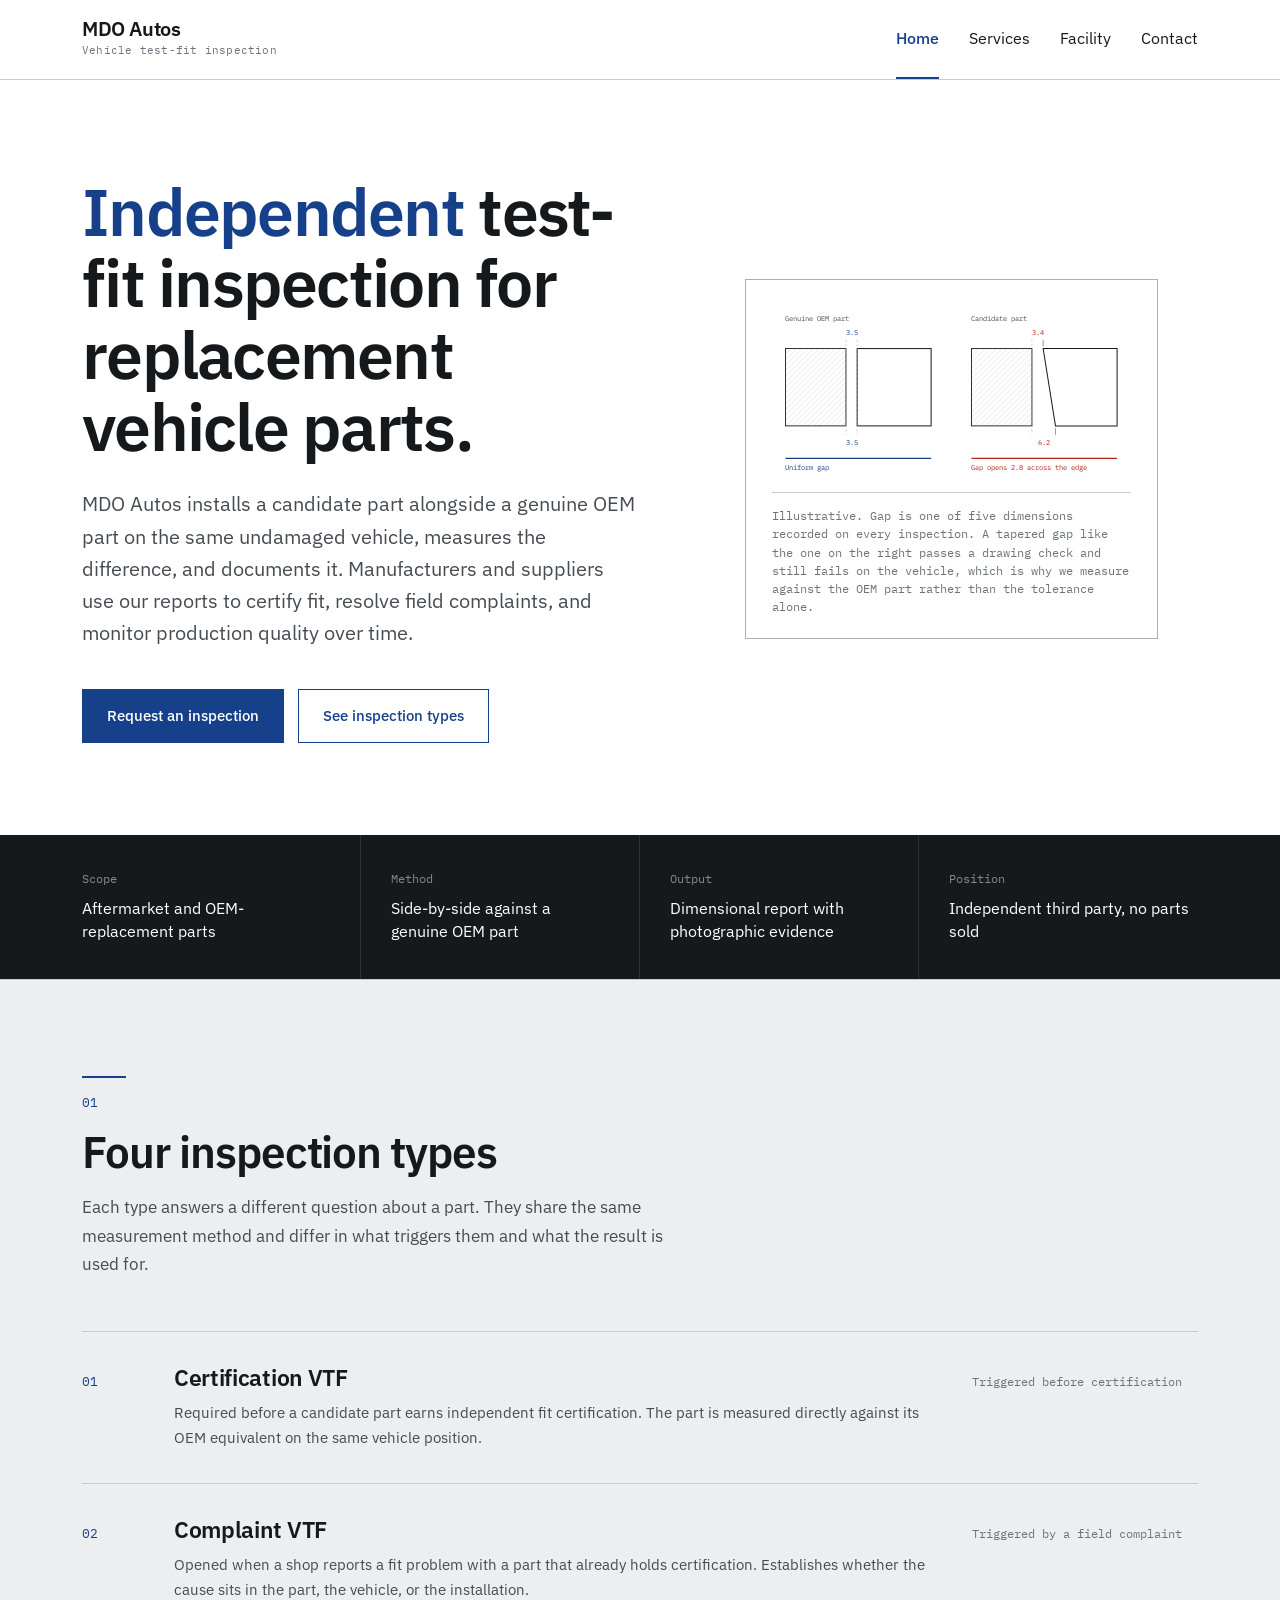
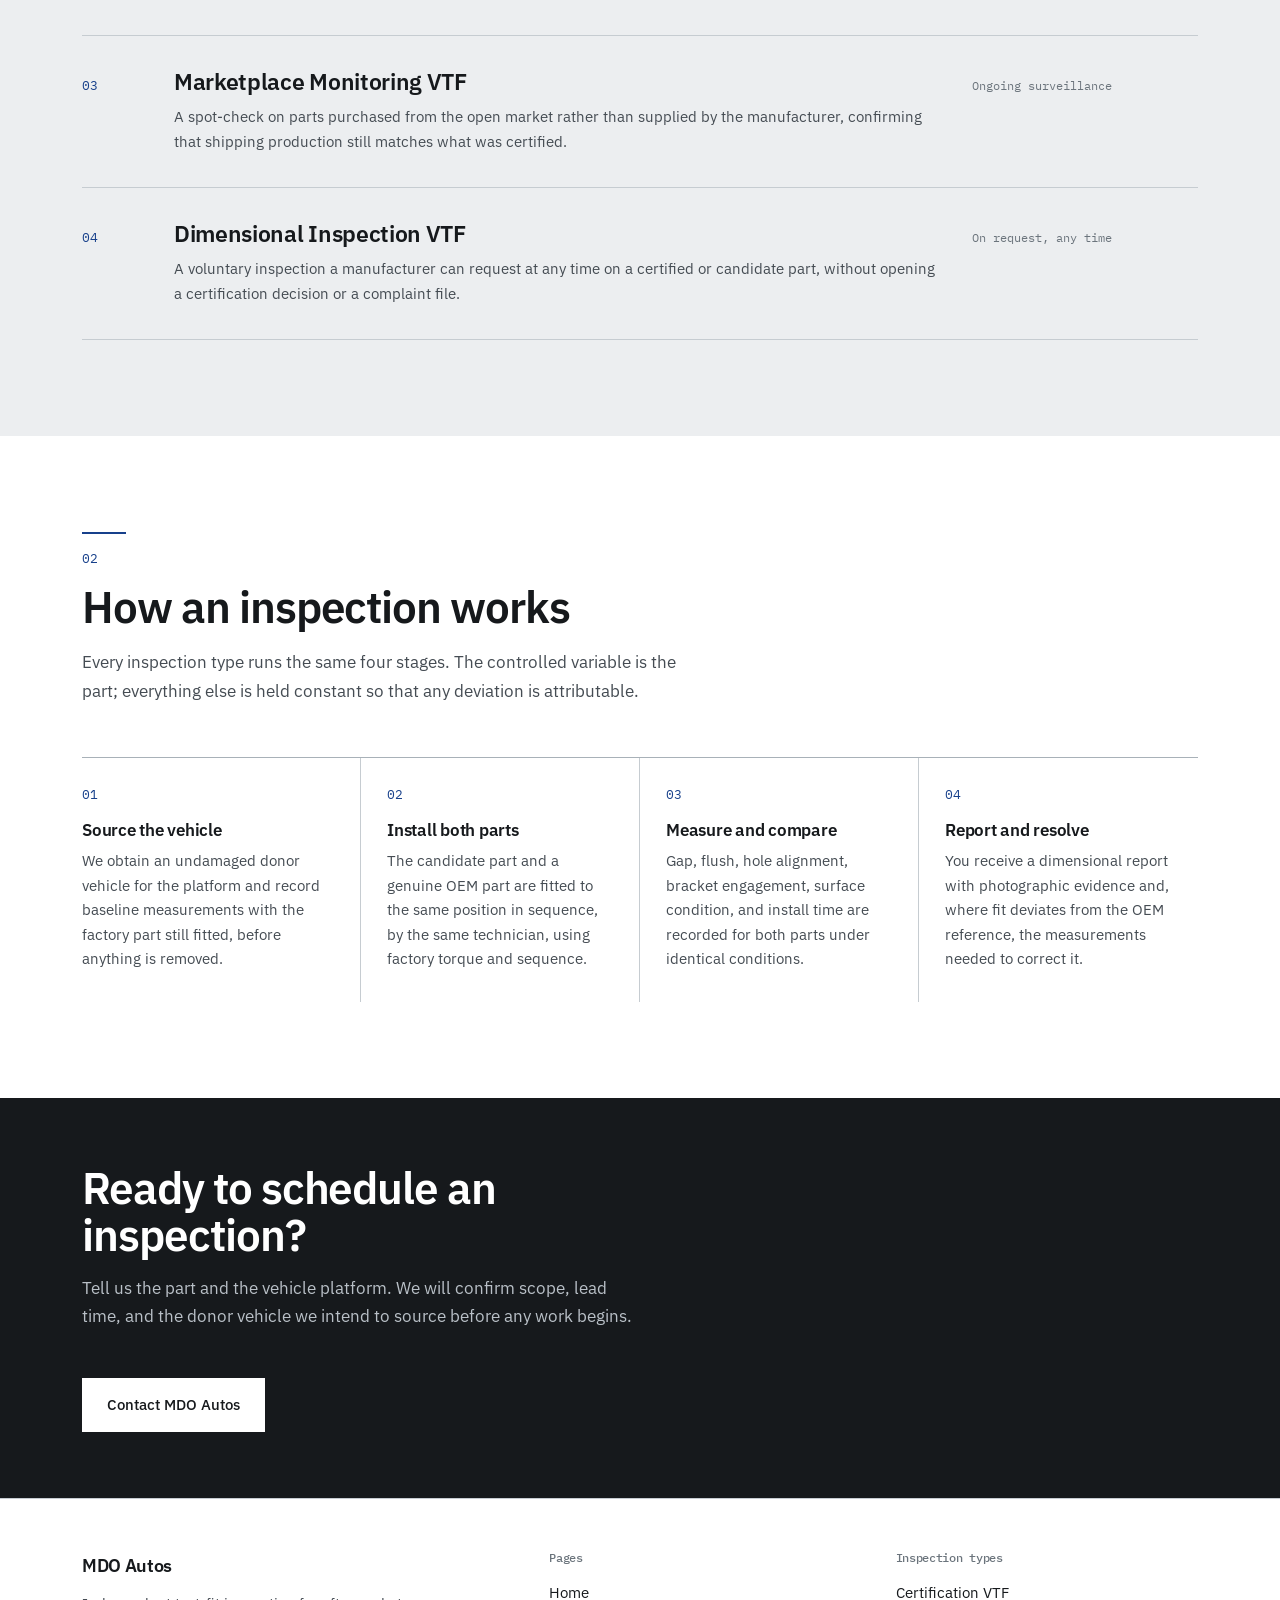
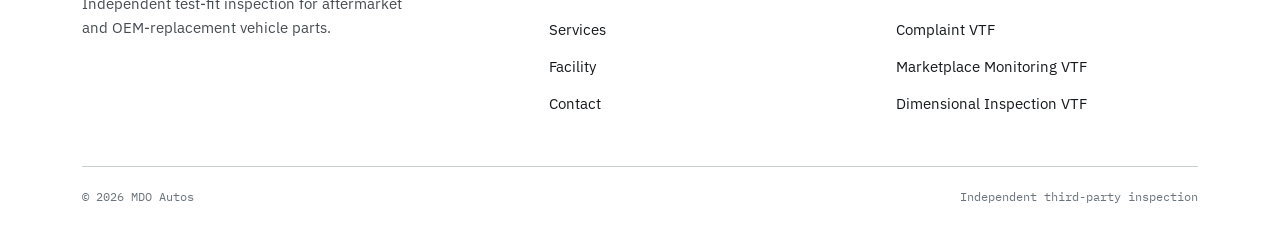
<file: index.html>
<!DOCTYPE html>
<html lang="en">
<head>
<meta charset="utf-8">
<meta name="viewport" content="width=device-width, initial-scale=1">
<title>MDO Autos | Independent Vehicle Test-Fit Inspection</title>
<meta name="description" content="MDO Autos performs independent test-fit inspections on aftermarket and OEM-replacement vehicle parts, measuring candidate parts directly against the OEM equivalent.">
<link rel="icon" href="data:image/svg+xml,%3Csvg xmlns='http://www.w3.org/2000/svg' viewBox='0 0 32 32'%3E%3Crect width='32' height='32' fill='%2316191C'/%3E%3Cpath d='M7 23V9h3l6 9 6-9h3v14h-3v-8l-4.5 7h-3L10 15v8z' fill='%23fff'/%3E%3C/svg%3E">
<link rel="preconnect" href="https://fonts.googleapis.com">
<link rel="preconnect" href="https://fonts.gstatic.com" crossorigin>
<link href="https://fonts.googleapis.com/css2?family=IBM+Plex+Mono:wght@400;500&family=IBM+Plex+Sans:wght@400;500;600&display=swap" rel="stylesheet">
<link rel="stylesheet" href="assets/css/styles.css">
<script src="assets/js/nav.js" defer></script>
</head>
<body>

<a class="skip" href="#main">Skip to content</a>

<header class="masthead">
  <div class="wrap masthead-inner">
    <a class="wordmark" href="index.html">
      <strong>MDO Autos</strong>
      <span>Vehicle test-fit inspection</span>
    </a>
    <button class="nav-toggle" type="button" aria-expanded="false" aria-controls="primary-nav" aria-label="Open navigation menu">
      <span></span><span></span><span></span>
    </button>
    <nav class="nav" id="primary-nav" aria-label="Primary">
      <ul>
        <li><a href="index.html" class="is-current" aria-current="page">Home</a></li>
        <li><a href="services.html">Services</a></li>
        <li><a href="facility.html">Facility</a></li>
        <li><a href="contact.html">Contact</a></li>
      </ul>
    </nav>
  </div>
</header>

<main id="main">

  <section class="hero">
    <div class="wrap">
      <div class="hero-inner">
        <div>
          <h1><em>Independent</em> test-fit inspection for replacement vehicle parts.</h1>
          <p class="lede">MDO Autos installs a candidate part alongside a genuine OEM part on the same undamaged vehicle, measures the difference, and documents it. Manufacturers and suppliers use our reports to certify fit, resolve field complaints, and monitor production quality over time.</p>
          <div class="hero-actions">
            <a class="btn" href="contact.html">Request an inspection</a>
            <a class="btn btn-secondary" href="services.html">See inspection types</a>
          </div>
        </div>

        <figure class="hero-figure">
          <svg viewBox="0 0 640 300" role="img" aria-labelledby="fig-title fig-desc">
            <title id="fig-title">Uniform versus tapered panel gap</title>
            <desc id="fig-desc">Two plan views of a part fitted against a fixed vehicle body edge. On the left, the genuine OEM part holds a uniform 3.5 millimetre gap along its full length. On the right, the candidate part produces a gap that opens from 3.4 millimetres at the top to 6.2 millimetres at the bottom, a taper of 2.8 millimetres across the edge.</desc>
            <defs>
              <pattern id="hatch" width="7" height="7" patternTransform="rotate(45)" patternUnits="userSpaceOnUse">
                <line x1="0" y1="0" x2="0" y2="7" stroke="#C6CCD1" stroke-width="1.1"></line>
              </pattern>
            </defs>

            <!-- ============ VIEW A: OEM reference, uniform gap ============ -->
            <text x="24" y="26" font-family="IBM Plex Mono, monospace" font-size="12.5" fill="#454C53">Genuine OEM part</text>

            <rect x="24" y="76" width="108" height="138" fill="url(#hatch)" stroke="#16191C" stroke-width="1.6"></rect>
            <rect x="152" y="76" width="132" height="138" fill="#FFFFFF" stroke="#16191C" stroke-width="1.8"></rect>

            <line x1="132" y1="60" x2="132" y2="230" stroke="#A8B1B8" stroke-width="1" stroke-dasharray="4 4"></line>
            <line x1="152" y1="60" x2="152" y2="230" stroke="#A8B1B8" stroke-width="1" stroke-dasharray="4 4"></line>

            <text x="142" y="52" text-anchor="middle" font-family="IBM Plex Mono, monospace" font-size="13" fill="#17408B">3.5</text>
            <text x="142" y="248" text-anchor="middle" font-family="IBM Plex Mono, monospace" font-size="13" fill="#17408B">3.5</text>

            <line x1="24" y1="272" x2="284" y2="272" stroke="#17408B" stroke-width="2"></line>
            <text x="24" y="292" font-family="IBM Plex Mono, monospace" font-size="12.5" fill="#17408B">Uniform gap</text>

            <!-- ============ VIEW B: candidate part, tapered gap ============ -->
            <text x="356" y="26" font-family="IBM Plex Mono, monospace" font-size="12.5" fill="#454C53">Candidate part</text>

            <rect x="356" y="76" width="108" height="138" fill="url(#hatch)" stroke="#16191C" stroke-width="1.6"></rect>
            <polygon points="484,76 616,76 616,214 506,214" fill="#FFFFFF" stroke="#16191C" stroke-width="1.8"></polygon>

            <line x1="464" y1="60" x2="464" y2="230" stroke="#A8B1B8" stroke-width="1" stroke-dasharray="4 4"></line>
            <line x1="484" y1="60" x2="484" y2="72" stroke="#B32418" stroke-width="1"></line>
            <line x1="506" y1="218" x2="506" y2="230" stroke="#B32418" stroke-width="1"></line>

            <text x="474" y="52" text-anchor="middle" font-family="IBM Plex Mono, monospace" font-size="13" fill="#B32418">3.4</text>
            <text x="485" y="248" text-anchor="middle" font-family="IBM Plex Mono, monospace" font-size="13" fill="#B32418">6.2</text>

            <line x1="356" y1="272" x2="616" y2="272" stroke="#B32418" stroke-width="2"></line>
            <text x="356" y="292" font-family="IBM Plex Mono, monospace" font-size="12.5" fill="#B32418">Gap opens 2.8 across the edge</text>
          </svg>
          <figcaption>Illustrative. Gap is one of five dimensions recorded on every inspection. A tapered gap like the one on the right passes a drawing check and still fails on the vehicle, which is why we measure against the OEM part rather than the tolerance alone.</figcaption>
        </figure>
      </div>

    </div>
  </section>

  <div class="band-dark">
    <div class="wrap">
      <dl class="hero-meta">
        <div>
          <dt>Scope</dt>
          <dd>Aftermarket and OEM-replacement parts</dd>
        </div>
        <div>
          <dt>Method</dt>
          <dd>Side-by-side against a genuine OEM part</dd>
        </div>
        <div>
          <dt>Output</dt>
          <dd>Dimensional report with photographic evidence</dd>
        </div>
        <div>
          <dt>Position</dt>
          <dd>Independent third party, no parts sold</dd>
        </div>
      </dl>
    </div>
  </div>

  <section class="section">
    <div class="wrap">
      <div class="section-head">
        <span class="num">01</span>
        <h2>Four inspection types</h2>
        <p>Each type answers a different question about a part. They share the same measurement method and differ in what triggers them and what the result is used for.</p>
      </div>

      <div class="rows">
        <a class="row-item" href="services.html#certification">
          <span class="num">01</span>
          <span>
            <h3>Certification VTF</h3>
            <p>Required before a candidate part earns independent fit certification. The part is measured directly against its OEM equivalent on the same vehicle position.</p>
          </span>
          <span class="row-when">Triggered before certification</span>
        </a>

        <a class="row-item" href="services.html#complaint">
          <span class="num">02</span>
          <span>
            <h3>Complaint VTF</h3>
            <p>Opened when a shop reports a fit problem with a part that already holds certification. Establishes whether the cause sits in the part, the vehicle, or the installation.</p>
          </span>
          <span class="row-when">Triggered by a field complaint</span>
        </a>

        <a class="row-item" href="services.html#marketplace-monitoring">
          <span class="num">03</span>
          <span>
            <h3>Marketplace Monitoring VTF</h3>
            <p>A spot-check on parts purchased from the open market rather than supplied by the manufacturer, confirming that shipping production still matches what was certified.</p>
          </span>
          <span class="row-when">Ongoing surveillance</span>
        </a>

        <a class="row-item" href="services.html#dimensional-inspection">
          <span class="num">04</span>
          <span>
            <h3>Dimensional Inspection VTF</h3>
            <p>A voluntary inspection a manufacturer can request at any time on a certified or candidate part, without opening a certification decision or a complaint file.</p>
          </span>
          <span class="row-when">On request, any time</span>
        </a>
      </div>
    </div>
  </section>

  <section class="section section--surface">
    <div class="wrap">
      <div class="section-head">
        <span class="num">02</span>
        <h2>How an inspection works</h2>
        <p>Every inspection type runs the same four stages. The controlled variable is the part; everything else is held constant so that any deviation is attributable.</p>
      </div>

      <div class="steps">
        <div class="step">
          <span class="num">01</span>
          <h3>Source the vehicle</h3>
          <p>We obtain an undamaged donor vehicle for the platform and record baseline measurements with the factory part still fitted, before anything is removed.</p>
        </div>
        <div class="step">
          <span class="num">02</span>
          <h3>Install both parts</h3>
          <p>The candidate part and a genuine OEM part are fitted to the same position in sequence, by the same technician, using factory torque and sequence.</p>
        </div>
        <div class="step">
          <span class="num">03</span>
          <h3>Measure and compare</h3>
          <p>Gap, flush, hole alignment, bracket engagement, surface condition, and install time are recorded for both parts under identical conditions.</p>
        </div>
        <div class="step">
          <span class="num">04</span>
          <h3>Report and resolve</h3>
          <p>You receive a dimensional report with photographic evidence and, where fit deviates from the OEM reference, the measurements needed to correct it.</p>
        </div>
      </div>
    </div>
  </section>

  <section class="cta">
    <div class="wrap">
      <h2>Ready to schedule an inspection?</h2>
      <p>Tell us the part and the vehicle platform. We will confirm scope, lead time, and the donor vehicle we intend to source before any work begins.</p>
      <a class="btn" href="contact.html">Contact MDO Autos</a>
    </div>
  </section>

</main>

<footer class="site-footer">
  <div class="wrap">
    <div class="footer-grid">
      <div>
        <strong>MDO Autos</strong>
        <p class="footer-blurb">Independent test-fit inspection for aftermarket and OEM-replacement vehicle parts.</p>
      </div>
      <div>
        <h4>Pages</h4>
        <ul>
          <li><a href="index.html">Home</a></li>
          <li><a href="services.html">Services</a></li>
          <li><a href="facility.html">Facility</a></li>
          <li><a href="contact.html">Contact</a></li>
        </ul>
      </div>
      <div>
        <h4>Inspection types</h4>
        <ul>
          <li><a href="services.html#certification">Certification VTF</a></li>
          <li><a href="services.html#complaint">Complaint VTF</a></li>
          <li><a href="services.html#marketplace-monitoring">Marketplace Monitoring VTF</a></li>
          <li><a href="services.html#dimensional-inspection">Dimensional Inspection VTF</a></li>
        </ul>
      </div>
    </div>
    <div class="footer-base">
      <span>&copy; 2026 MDO Autos</span>
      <span>Independent third-party inspection</span>
    </div>
  </div>
</footer>

</body>
</html>
</file>
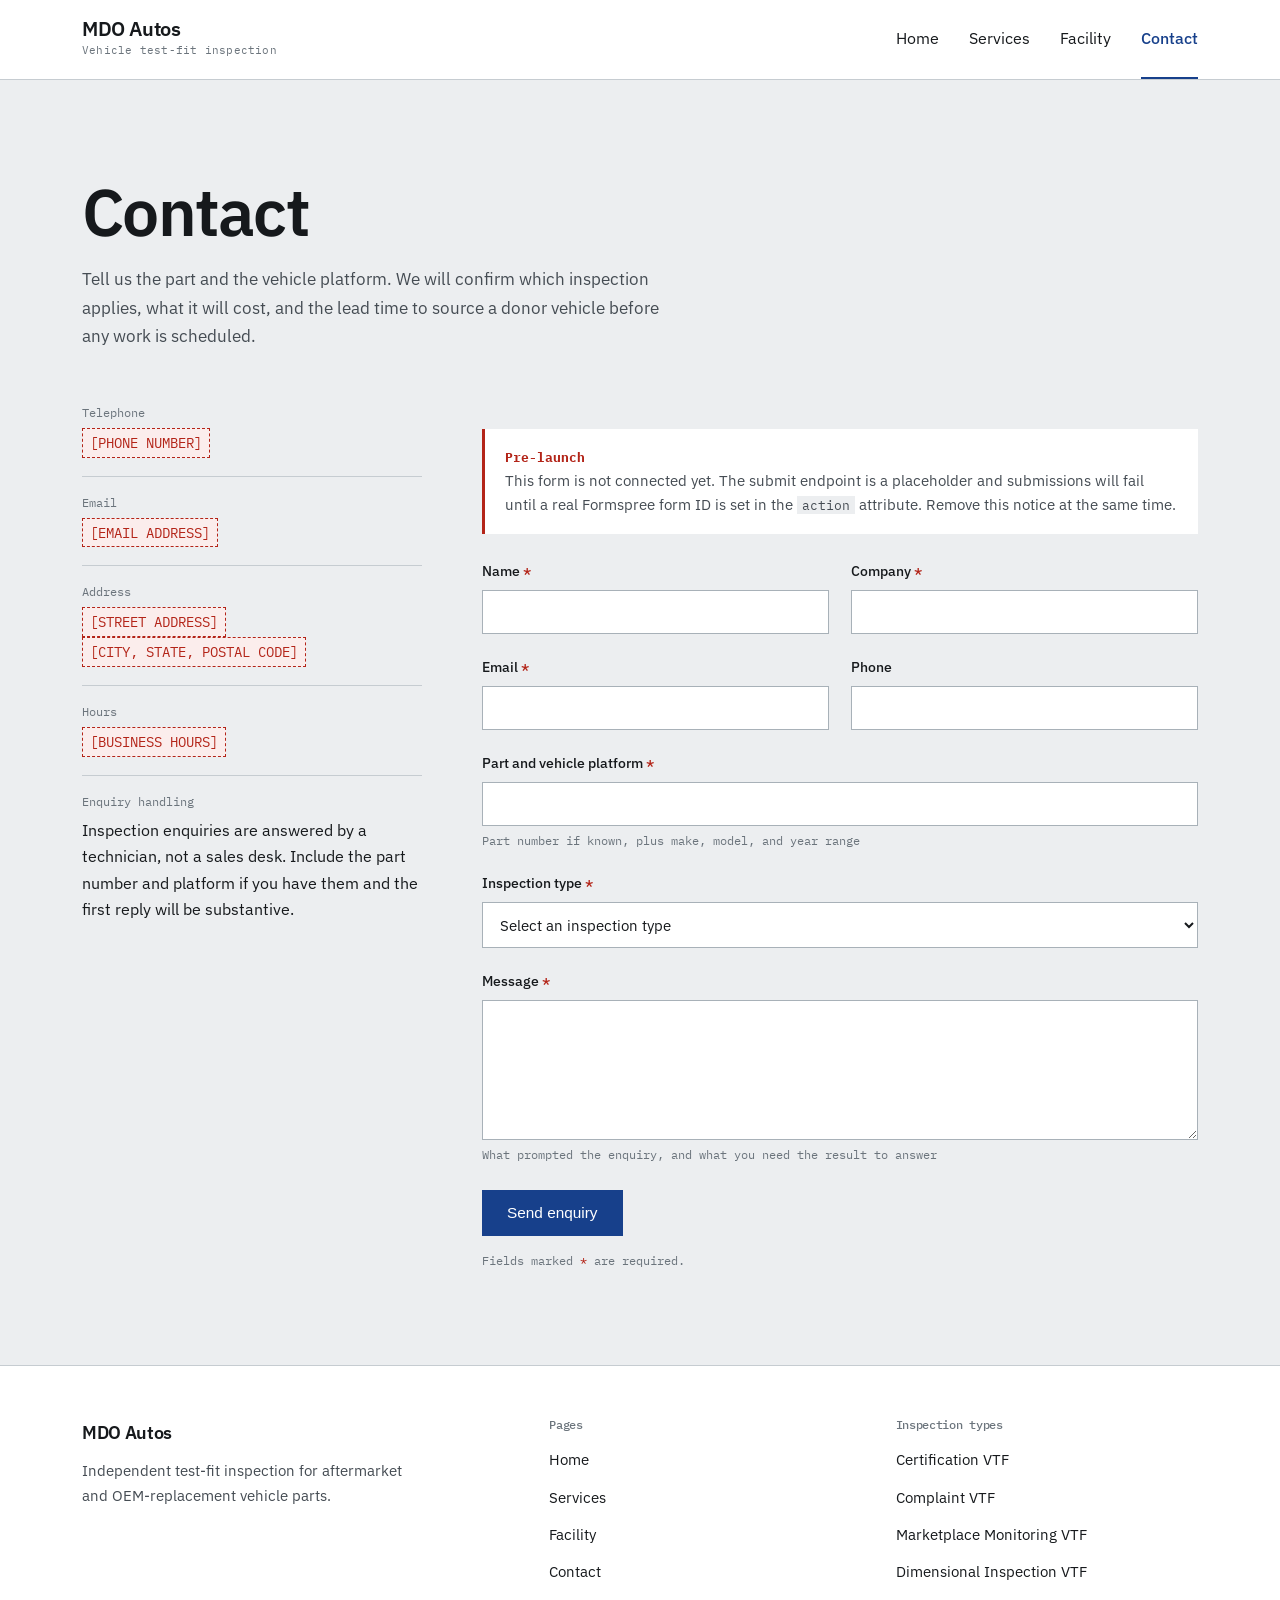
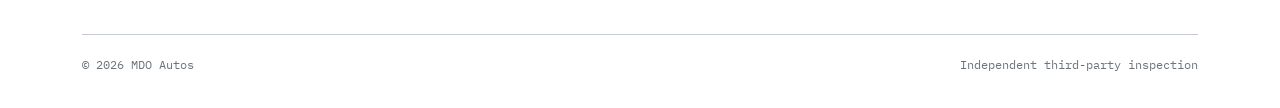
<file: contact.html>
<!DOCTYPE html>
<html lang="en">
<head>
<meta charset="utf-8">
<meta name="viewport" content="width=device-width, initial-scale=1">
<title>Contact | MDO Autos</title>
<meta name="description" content="Contact MDO Autos to discuss a vehicle test-fit inspection. Submit the part, vehicle platform, and inspection type and we will confirm scope and lead time.">
<link rel="icon" href="data:image/svg+xml,%3Csvg xmlns='http://www.w3.org/2000/svg' viewBox='0 0 32 32'%3E%3Crect width='32' height='32' fill='%2316191C'/%3E%3Cpath d='M7 23V9h3l6 9 6-9h3v14h-3v-8l-4.5 7h-3L10 15v8z' fill='%23fff'/%3E%3C/svg%3E">
<link rel="preconnect" href="https://fonts.googleapis.com">
<link rel="preconnect" href="https://fonts.gstatic.com" crossorigin>
<link href="https://fonts.googleapis.com/css2?family=IBM+Plex+Mono:wght@400;500&family=IBM+Plex+Sans:wght@400;500;600&display=swap" rel="stylesheet">
<link rel="stylesheet" href="assets/css/styles.css">
<script src="assets/js/nav.js" defer></script>
</head>
<body>

<a class="skip" href="#main">Skip to content</a>

<header class="masthead">
  <div class="wrap masthead-inner">
    <a class="wordmark" href="index.html">
      <strong>MDO Autos</strong>
      <span>Vehicle test-fit inspection</span>
    </a>
    <button class="nav-toggle" type="button" aria-expanded="false" aria-controls="primary-nav" aria-label="Open navigation menu">
      <span></span><span></span><span></span>
    </button>
    <nav class="nav" id="primary-nav" aria-label="Primary">
      <ul>
        <li><a href="index.html">Home</a></li>
        <li><a href="services.html">Services</a></li>
        <li><a href="facility.html">Facility</a></li>
        <li><a href="contact.html" class="is-current" aria-current="page">Contact</a></li>
      </ul>
    </nav>
  </div>
</header>

<main id="main">

  <section class="section">
    <div class="wrap">
      <div class="section-head">
        <h1>Contact</h1>
        <p class="lede">Tell us the part and the vehicle platform. We will confirm which inspection applies, what it will cost, and the lead time to source a donor vehicle before any work is scheduled.</p>
      </div>

      <div class="contact-layout">

        <div>
          <dl class="contact-list">
            <dt>Telephone</dt>
            <dd><span class="tbd">[PHONE NUMBER]</span></dd>

            <dt>Email</dt>
            <dd><span class="tbd">[EMAIL ADDRESS]</span></dd>

            <dt>Address</dt>
            <dd>
              <span class="tbd">[STREET ADDRESS]</span><br>
              <span class="tbd">[CITY, STATE, POSTAL CODE]</span>
            </dd>

            <dt>Hours</dt>
            <dd><span class="tbd">[BUSINESS HOURS]</span></dd>

            <dt>Enquiry handling</dt>
            <dd>Inspection enquiries are answered by a technician, not a sales desk. Include the part number and platform if you have them and the first reply will be substantive.</dd>
          </dl>
        </div>

        <div>
          <!-- =====================================================================
               PRE-LAUNCH: the form action below is a PLACEHOLDER and will not send.
               Create a form at https://formspree.io, then replace the entire action
               URL with the one Formspree issues, e.g.
                   action="https://formspree.io/f/mabcdefg"
               Remove the visible .note block below once the real endpoint is in.
               ===================================================================== -->

          <div class="note">
            <strong>Pre-launch</strong><br>
            This form is not connected yet. The submit endpoint is a placeholder and submissions will fail until a real Formspree form ID is set in the <code>action</code> attribute. Remove this notice at the same time.
          </div>

          <form action="https://formspree.io/f/[FORMSPREE_FORM_ID]" method="POST">

            <!-- Subject line on the notification email Formspree sends -->
            <input type="hidden" name="_subject" value="Inspection enquiry from mdoautos.com">

            <!-- Honeypot: bots fill this, humans never see it -->
            <div class="hp" aria-hidden="true">
              <label for="company-url">Leave this field empty</label>
              <input type="text" id="company-url" name="_gotcha" tabindex="-1" autocomplete="off">
            </div>

            <div class="form-grid">

              <div class="field">
                <label for="name">Name <span class="req" aria-hidden="true">*</span></label>
                <input type="text" id="name" name="name" autocomplete="name" required>
              </div>

              <div class="field">
                <label for="company">Company <span class="req" aria-hidden="true">*</span></label>
                <input type="text" id="company" name="company" autocomplete="organization" required>
              </div>

              <div class="field">
                <label for="email">Email <span class="req" aria-hidden="true">*</span></label>
                <input type="email" id="email" name="email" autocomplete="email" required>
              </div>

              <div class="field">
                <label for="phone">Phone</label>
                <input type="tel" id="phone" name="phone" autocomplete="tel">
              </div>

              <div class="field field-full">
                <label for="platform">Part and vehicle platform <span class="req" aria-hidden="true">*</span></label>
                <input type="text" id="platform" name="platform" required aria-describedby="platform-hint">
                <span class="hint" id="platform-hint">Part number if known, plus make, model, and year range</span>
              </div>

              <div class="field field-full">
                <label for="inspection-type">Inspection type <span class="req" aria-hidden="true">*</span></label>
                <select id="inspection-type" name="inspection_type" required>
                  <option value="">Select an inspection type</option>
                  <option value="Certification VTF">Certification VTF</option>
                  <option value="Complaint VTF">Complaint VTF</option>
                  <option value="Marketplace Monitoring VTF">Marketplace Monitoring VTF</option>
                  <option value="Dimensional Inspection VTF">Dimensional Inspection VTF</option>
                  <option value="Not sure yet">Not sure yet</option>
                </select>
              </div>

              <div class="field field-full">
                <label for="message">Message <span class="req" aria-hidden="true">*</span></label>
                <textarea id="message" name="message" required aria-describedby="message-hint"></textarea>
                <span class="hint" id="message-hint">What prompted the enquiry, and what you need the result to answer</span>
              </div>

            </div>

            <div class="form-actions">
              <button type="submit" class="btn">Send enquiry</button>
            </div>

            <p class="hint" style="margin-top:16px">Fields marked <span class="req">*</span> are required.</p>

          </form>
        </div>

      </div>
    </div>
  </section>

</main>

<footer class="site-footer">
  <div class="wrap">
    <div class="footer-grid">
      <div>
        <strong>MDO Autos</strong>
        <p class="footer-blurb">Independent test-fit inspection for aftermarket and OEM-replacement vehicle parts.</p>
      </div>
      <div>
        <h4>Pages</h4>
        <ul>
          <li><a href="index.html">Home</a></li>
          <li><a href="services.html">Services</a></li>
          <li><a href="facility.html">Facility</a></li>
          <li><a href="contact.html">Contact</a></li>
        </ul>
      </div>
      <div>
        <h4>Inspection types</h4>
        <ul>
          <li><a href="services.html#certification">Certification VTF</a></li>
          <li><a href="services.html#complaint">Complaint VTF</a></li>
          <li><a href="services.html#marketplace-monitoring">Marketplace Monitoring VTF</a></li>
          <li><a href="services.html#dimensional-inspection">Dimensional Inspection VTF</a></li>
        </ul>
      </div>
    </div>
    <div class="footer-base">
      <span>&copy; 2026 MDO Autos</span>
      <span>Independent third-party inspection</span>
    </div>
  </div>
</footer>

</body>
</html>
</file>
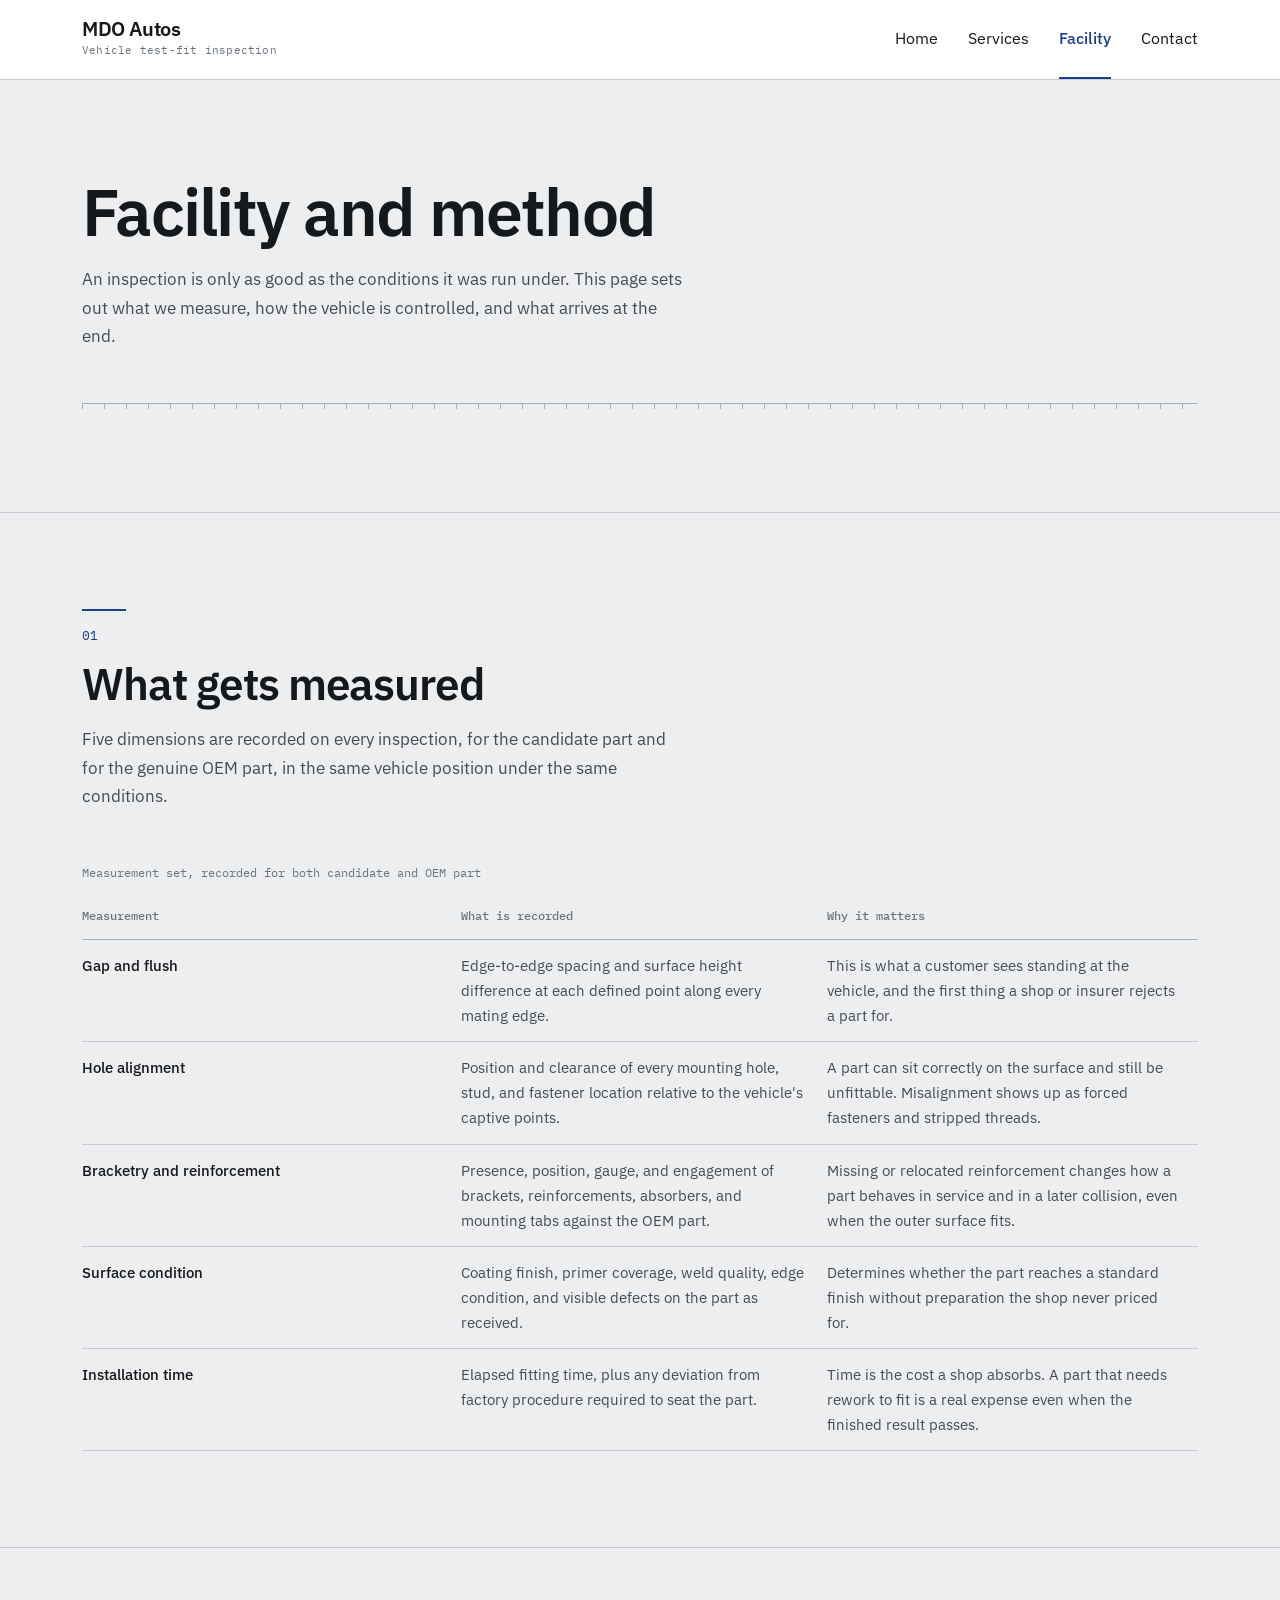
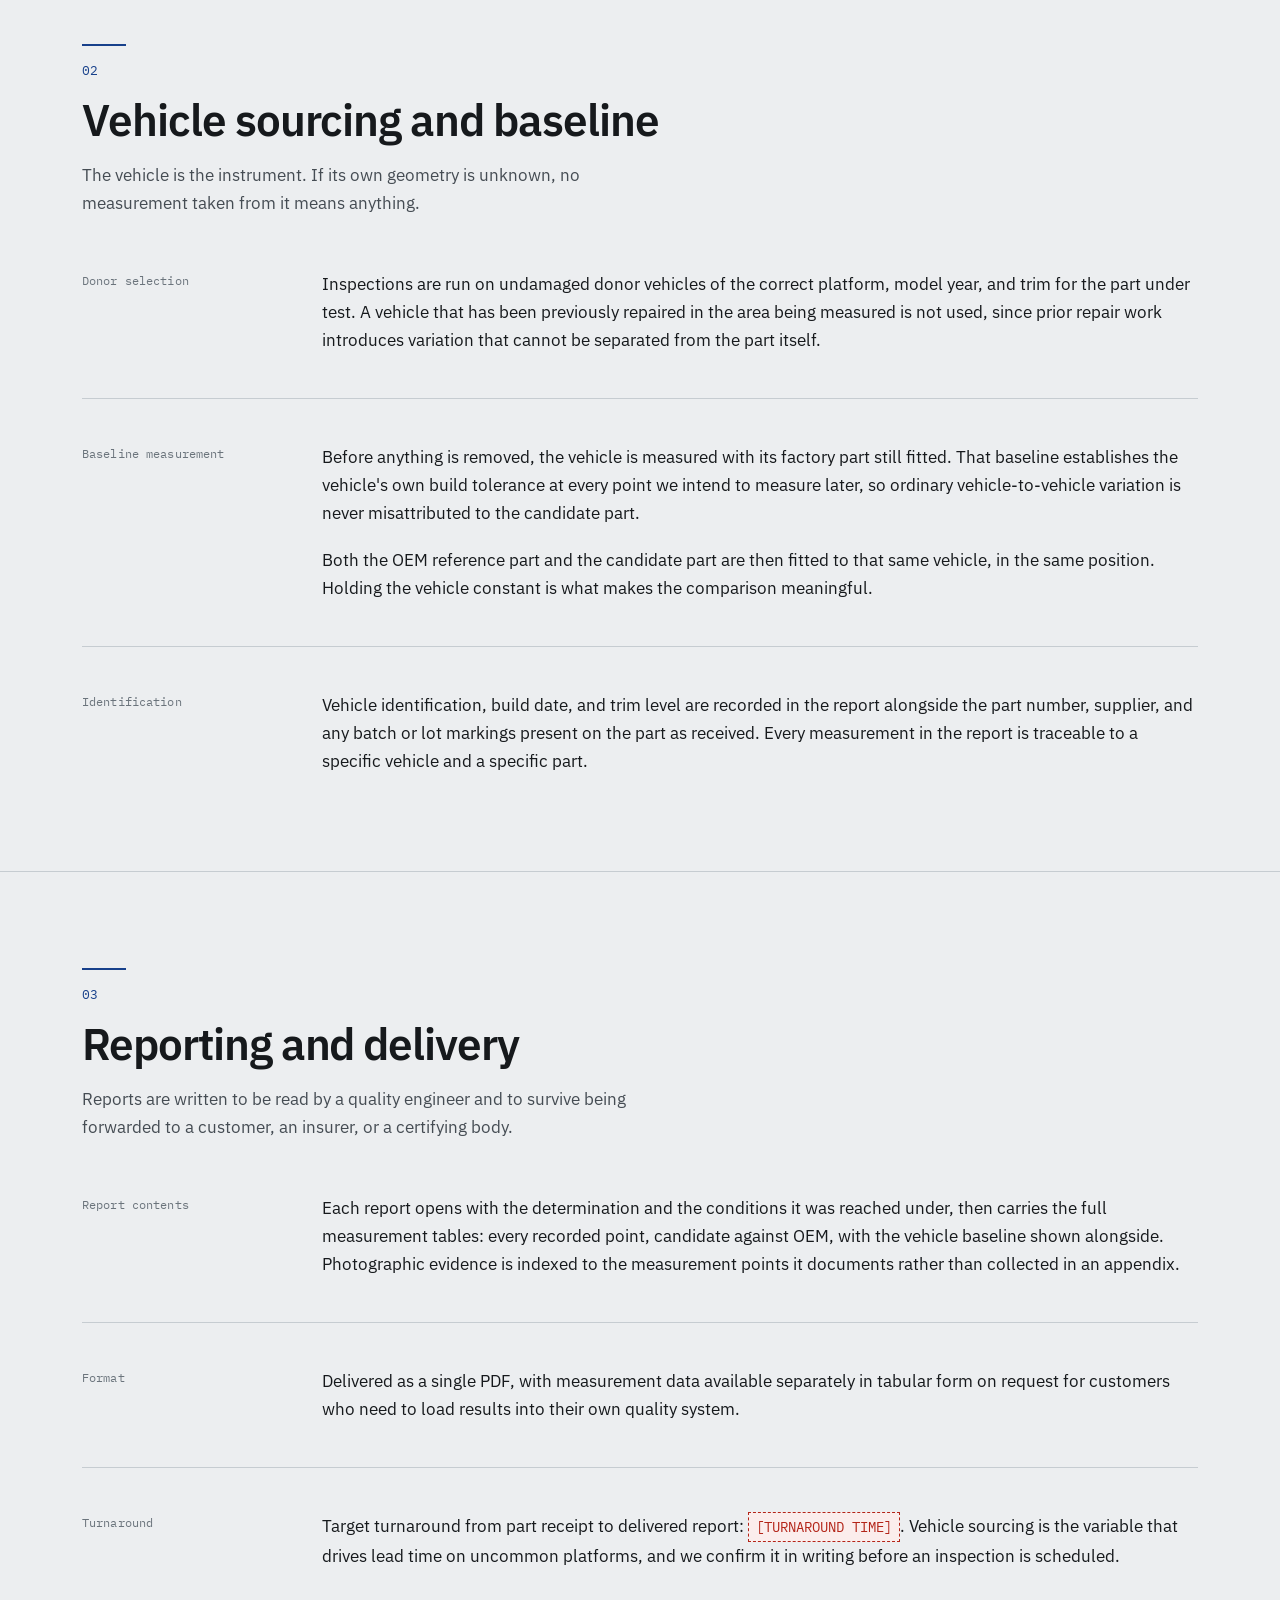
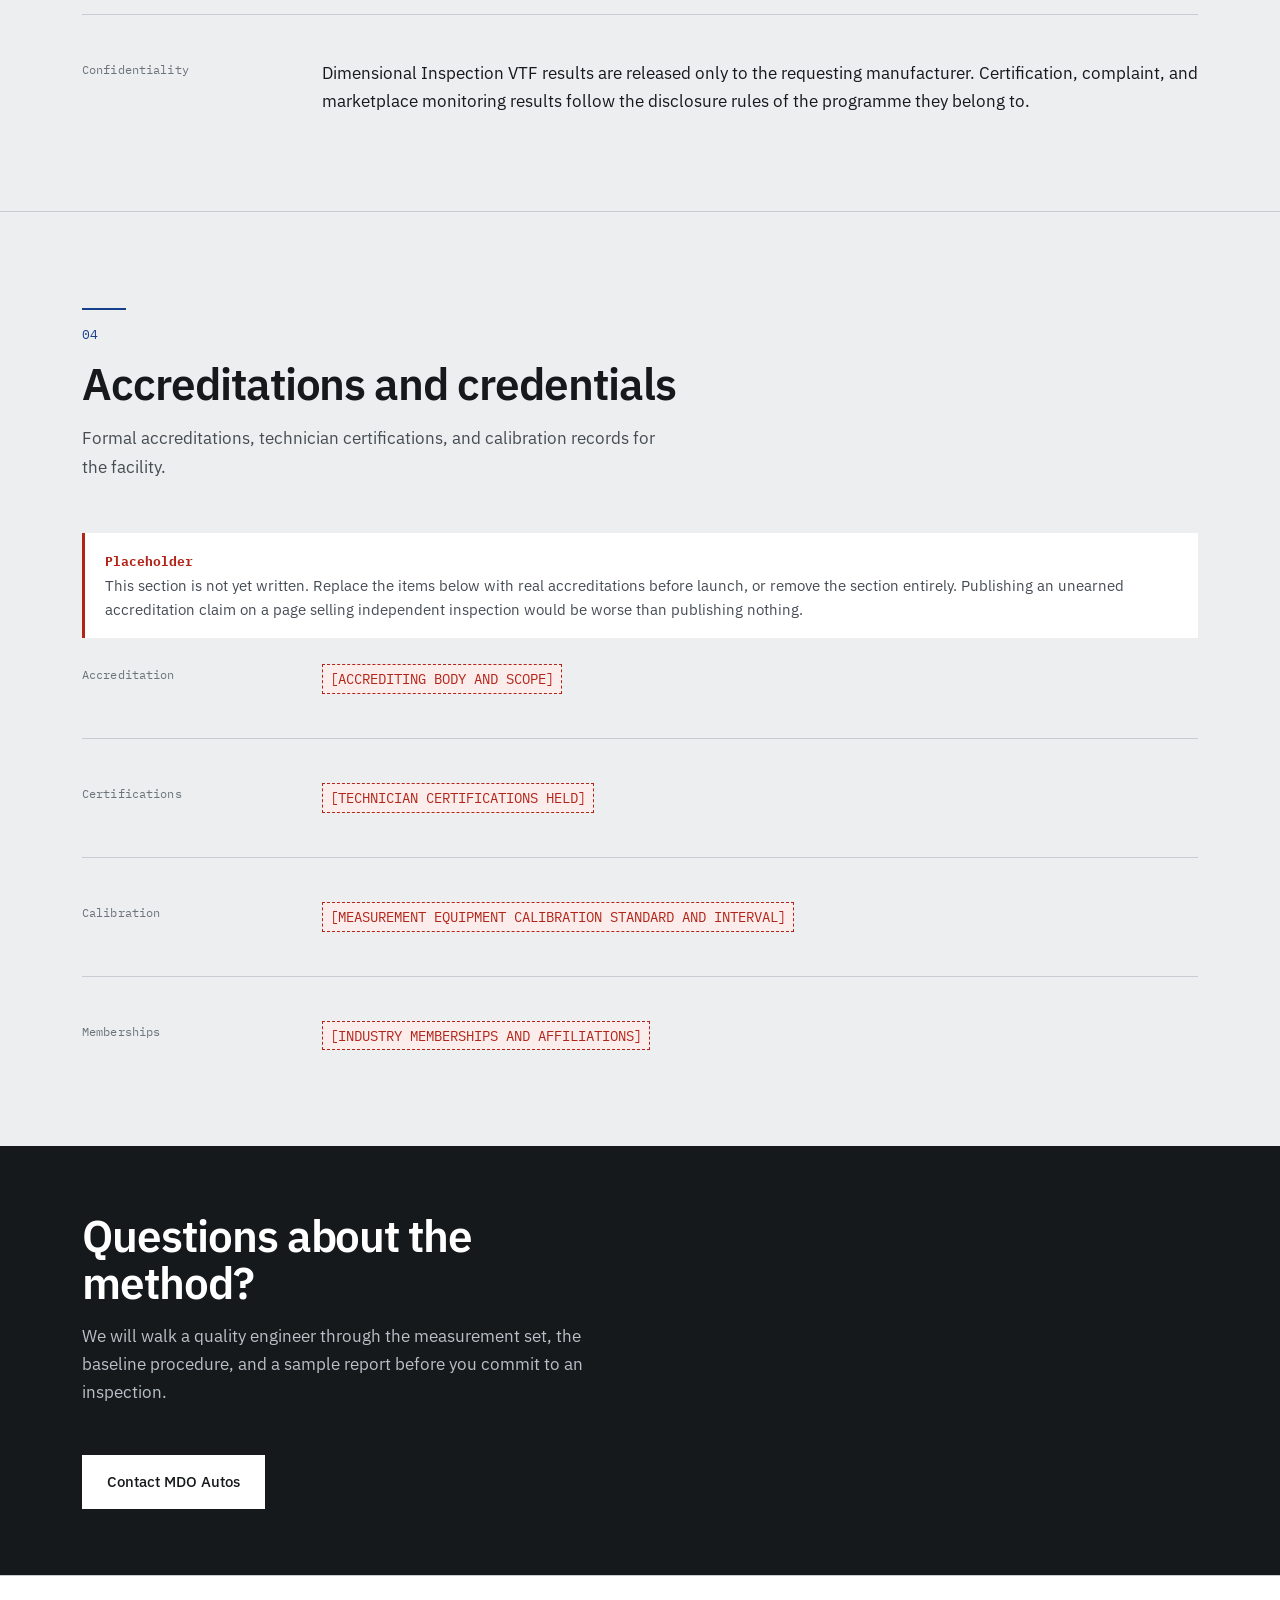
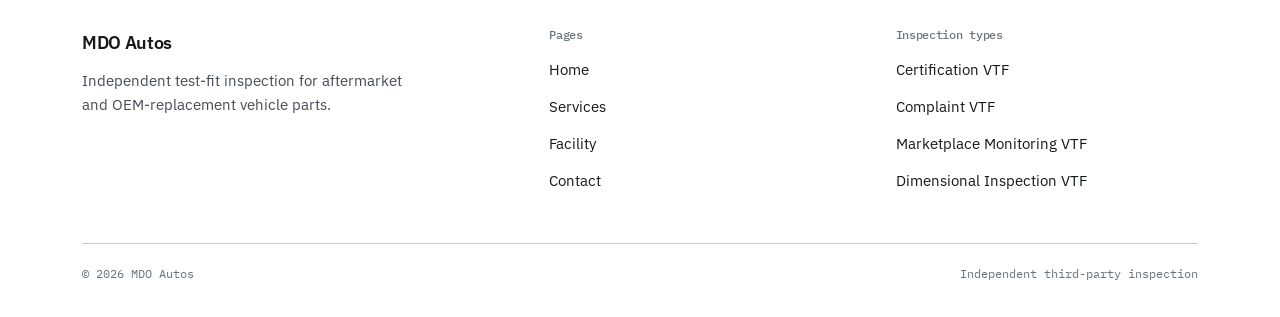
<file: facility.html>
<!DOCTYPE html>
<html lang="en">
<head>
<meta charset="utf-8">
<meta name="viewport" content="width=device-width, initial-scale=1">
<title>Facility and Method | MDO Autos</title>
<meta name="description" content="What MDO Autos measures during a vehicle test-fit inspection, how donor vehicles are sourced and baselined, and how inspection reports are delivered.">
<link rel="icon" href="data:image/svg+xml,%3Csvg xmlns='http://www.w3.org/2000/svg' viewBox='0 0 32 32'%3E%3Crect width='32' height='32' fill='%2316191C'/%3E%3Cpath d='M7 23V9h3l6 9 6-9h3v14h-3v-8l-4.5 7h-3L10 15v8z' fill='%23fff'/%3E%3C/svg%3E">
<link rel="preconnect" href="https://fonts.googleapis.com">
<link rel="preconnect" href="https://fonts.gstatic.com" crossorigin>
<link href="https://fonts.googleapis.com/css2?family=IBM+Plex+Mono:wght@400;500&family=IBM+Plex+Sans:wght@400;500;600&display=swap" rel="stylesheet">
<link rel="stylesheet" href="assets/css/styles.css">
<script src="assets/js/nav.js" defer></script>
</head>
<body>

<a class="skip" href="#main">Skip to content</a>

<header class="masthead">
  <div class="wrap masthead-inner">
    <a class="wordmark" href="index.html">
      <strong>MDO Autos</strong>
      <span>Vehicle test-fit inspection</span>
    </a>
    <button class="nav-toggle" type="button" aria-expanded="false" aria-controls="primary-nav" aria-label="Open navigation menu">
      <span></span><span></span><span></span>
    </button>
    <nav class="nav" id="primary-nav" aria-label="Primary">
      <ul>
        <li><a href="index.html">Home</a></li>
        <li><a href="services.html">Services</a></li>
        <li><a href="facility.html" class="is-current" aria-current="page">Facility</a></li>
        <li><a href="contact.html">Contact</a></li>
      </ul>
    </nav>
  </div>
</header>

<main id="main">

  <section class="section">
    <div class="wrap">
      <div class="section-head">
        <h1>Facility and method</h1>
        <p class="lede">An inspection is only as good as the conditions it was run under. This page sets out what we measure, how the vehicle is controlled, and what arrives at the end.</p>
      </div>
      <div class="tickrule" aria-hidden="true"></div>
    </div>
  </section>

  <section class="section">
    <div class="wrap">
      <div class="section-head">
        <span class="num">01</span>
        <h2>What gets measured</h2>
        <p>Five dimensions are recorded on every inspection, for the candidate part and for the genuine OEM part, in the same vehicle position under the same conditions.</p>
      </div>

      <table class="datatable">
        <caption>Measurement set, recorded for both candidate and OEM part</caption>
        <thead>
          <tr>
            <th scope="col">Measurement</th>
            <th scope="col">What is recorded</th>
            <th scope="col">Why it matters</th>
          </tr>
        </thead>
        <tbody>
          <tr>
            <th scope="row">Gap and flush</th>
            <td>Edge-to-edge spacing and surface height difference at each defined point along every mating edge.</td>
            <td>This is what a customer sees standing at the vehicle, and the first thing a shop or insurer rejects a part for.</td>
          </tr>
          <tr>
            <th scope="row">Hole alignment</th>
            <td>Position and clearance of every mounting hole, stud, and fastener location relative to the vehicle's captive points.</td>
            <td>A part can sit correctly on the surface and still be unfittable. Misalignment shows up as forced fasteners and stripped threads.</td>
          </tr>
          <tr>
            <th scope="row">Bracketry and reinforcement</th>
            <td>Presence, position, gauge, and engagement of brackets, reinforcements, absorbers, and mounting tabs against the OEM part.</td>
            <td>Missing or relocated reinforcement changes how a part behaves in service and in a later collision, even when the outer surface fits.</td>
          </tr>
          <tr>
            <th scope="row">Surface condition</th>
            <td>Coating finish, primer coverage, weld quality, edge condition, and visible defects on the part as received.</td>
            <td>Determines whether the part reaches a standard finish without preparation the shop never priced for.</td>
          </tr>
          <tr>
            <th scope="row">Installation time</th>
            <td>Elapsed fitting time, plus any deviation from factory procedure required to seat the part.</td>
            <td>Time is the cost a shop absorbs. A part that needs rework to fit is a real expense even when the finished result passes.</td>
          </tr>
        </tbody>
      </table>
    </div>
  </section>

  <section class="section">
    <div class="wrap">
      <div class="section-head">
        <span class="num">02</span>
        <h2>Vehicle sourcing and baseline</h2>
        <p>The vehicle is the instrument. If its own geometry is unknown, no measurement taken from it means anything.</p>
      </div>

      <div class="split">
        <div class="label">Donor selection</div>
        <div>
          <p>Inspections are run on undamaged donor vehicles of the correct platform, model year, and trim for the part under test. A vehicle that has been previously repaired in the area being measured is not used, since prior repair work introduces variation that cannot be separated from the part itself.</p>
        </div>
      </div>

      <div class="split">
        <div class="label">Baseline measurement</div>
        <div>
          <p>Before anything is removed, the vehicle is measured with its factory part still fitted. That baseline establishes the vehicle's own build tolerance at every point we intend to measure later, so ordinary vehicle-to-vehicle variation is never misattributed to the candidate part.</p>
          <p>Both the OEM reference part and the candidate part are then fitted to that same vehicle, in the same position. Holding the vehicle constant is what makes the comparison meaningful.</p>
        </div>
      </div>

      <div class="split">
        <div class="label">Identification</div>
        <div>
          <p>Vehicle identification, build date, and trim level are recorded in the report alongside the part number, supplier, and any batch or lot markings present on the part as received. Every measurement in the report is traceable to a specific vehicle and a specific part.</p>
        </div>
      </div>
    </div>
  </section>

  <section class="section">
    <div class="wrap">
      <div class="section-head">
        <span class="num">03</span>
        <h2>Reporting and delivery</h2>
        <p>Reports are written to be read by a quality engineer and to survive being forwarded to a customer, an insurer, or a certifying body.</p>
      </div>

      <div class="split">
        <div class="label">Report contents</div>
        <div>
          <p>Each report opens with the determination and the conditions it was reached under, then carries the full measurement tables: every recorded point, candidate against OEM, with the vehicle baseline shown alongside. Photographic evidence is indexed to the measurement points it documents rather than collected in an appendix.</p>
        </div>
      </div>

      <div class="split">
        <div class="label">Format</div>
        <div>
          <p>Delivered as a single PDF, with measurement data available separately in tabular form on request for customers who need to load results into their own quality system.</p>
        </div>
      </div>

      <div class="split">
        <div class="label">Turnaround</div>
        <div>
          <p>Target turnaround from part receipt to delivered report: <span class="tbd">[TURNAROUND TIME]</span>. Vehicle sourcing is the variable that drives lead time on uncommon platforms, and we confirm it in writing before an inspection is scheduled.</p>
        </div>
      </div>

      <div class="split">
        <div class="label">Confidentiality</div>
        <div>
          <p>Dimensional Inspection VTF results are released only to the requesting manufacturer. Certification, complaint, and marketplace monitoring results follow the disclosure rules of the programme they belong to.</p>
        </div>
      </div>
    </div>
  </section>

  <section class="section">
    <div class="wrap">
      <div class="section-head">
        <span class="num">04</span>
        <h2>Accreditations and credentials</h2>
        <p>Formal accreditations, technician certifications, and calibration records for the facility.</p>
      </div>

      <div class="note">
        <strong>Placeholder</strong><br>
        This section is not yet written. Replace the items below with real accreditations before launch, or remove the section entirely. Publishing an unearned accreditation claim on a page selling independent inspection would be worse than publishing nothing.
      </div>

      <div class="split">
        <div class="label">Accreditation</div>
        <div><p><span class="tbd">[ACCREDITING BODY AND SCOPE]</span></p></div>
      </div>

      <div class="split">
        <div class="label">Certifications</div>
        <div><p><span class="tbd">[TECHNICIAN CERTIFICATIONS HELD]</span></p></div>
      </div>

      <div class="split">
        <div class="label">Calibration</div>
        <div><p><span class="tbd">[MEASUREMENT EQUIPMENT CALIBRATION STANDARD AND INTERVAL]</span></p></div>
      </div>

      <div class="split">
        <div class="label">Memberships</div>
        <div><p><span class="tbd">[INDUSTRY MEMBERSHIPS AND AFFILIATIONS]</span></p></div>
      </div>
    </div>
  </section>

  <section class="cta">
    <div class="wrap">
      <h2>Questions about the method?</h2>
      <p>We will walk a quality engineer through the measurement set, the baseline procedure, and a sample report before you commit to an inspection.</p>
      <a class="btn" href="contact.html">Contact MDO Autos</a>
    </div>
  </section>

</main>

<footer class="site-footer">
  <div class="wrap">
    <div class="footer-grid">
      <div>
        <strong>MDO Autos</strong>
        <p class="footer-blurb">Independent test-fit inspection for aftermarket and OEM-replacement vehicle parts.</p>
      </div>
      <div>
        <h4>Pages</h4>
        <ul>
          <li><a href="index.html">Home</a></li>
          <li><a href="services.html">Services</a></li>
          <li><a href="facility.html">Facility</a></li>
          <li><a href="contact.html">Contact</a></li>
        </ul>
      </div>
      <div>
        <h4>Inspection types</h4>
        <ul>
          <li><a href="services.html#certification">Certification VTF</a></li>
          <li><a href="services.html#complaint">Complaint VTF</a></li>
          <li><a href="services.html#marketplace-monitoring">Marketplace Monitoring VTF</a></li>
          <li><a href="services.html#dimensional-inspection">Dimensional Inspection VTF</a></li>
        </ul>
      </div>
    </div>
    <div class="footer-base">
      <span>&copy; 2026 MDO Autos</span>
      <span>Independent third-party inspection</span>
    </div>
  </div>
</footer>

</body>
</html>
</file>
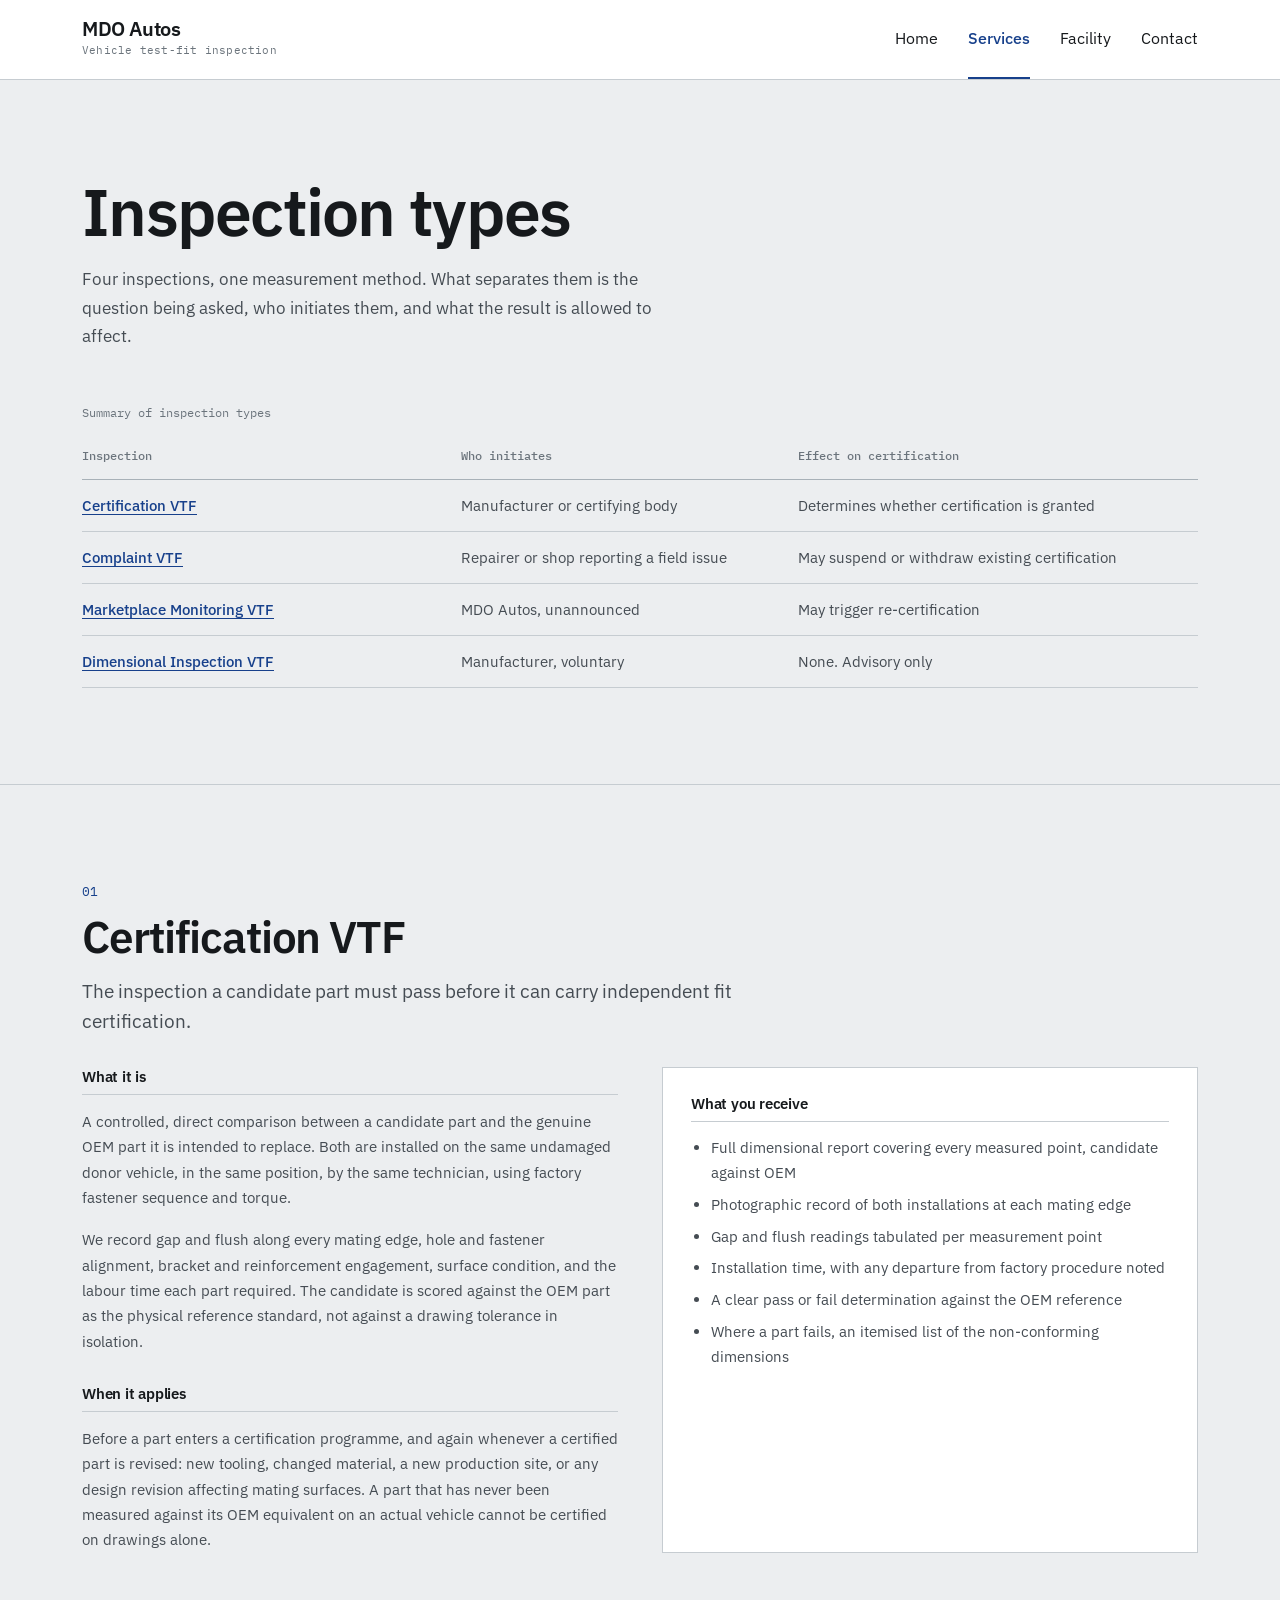
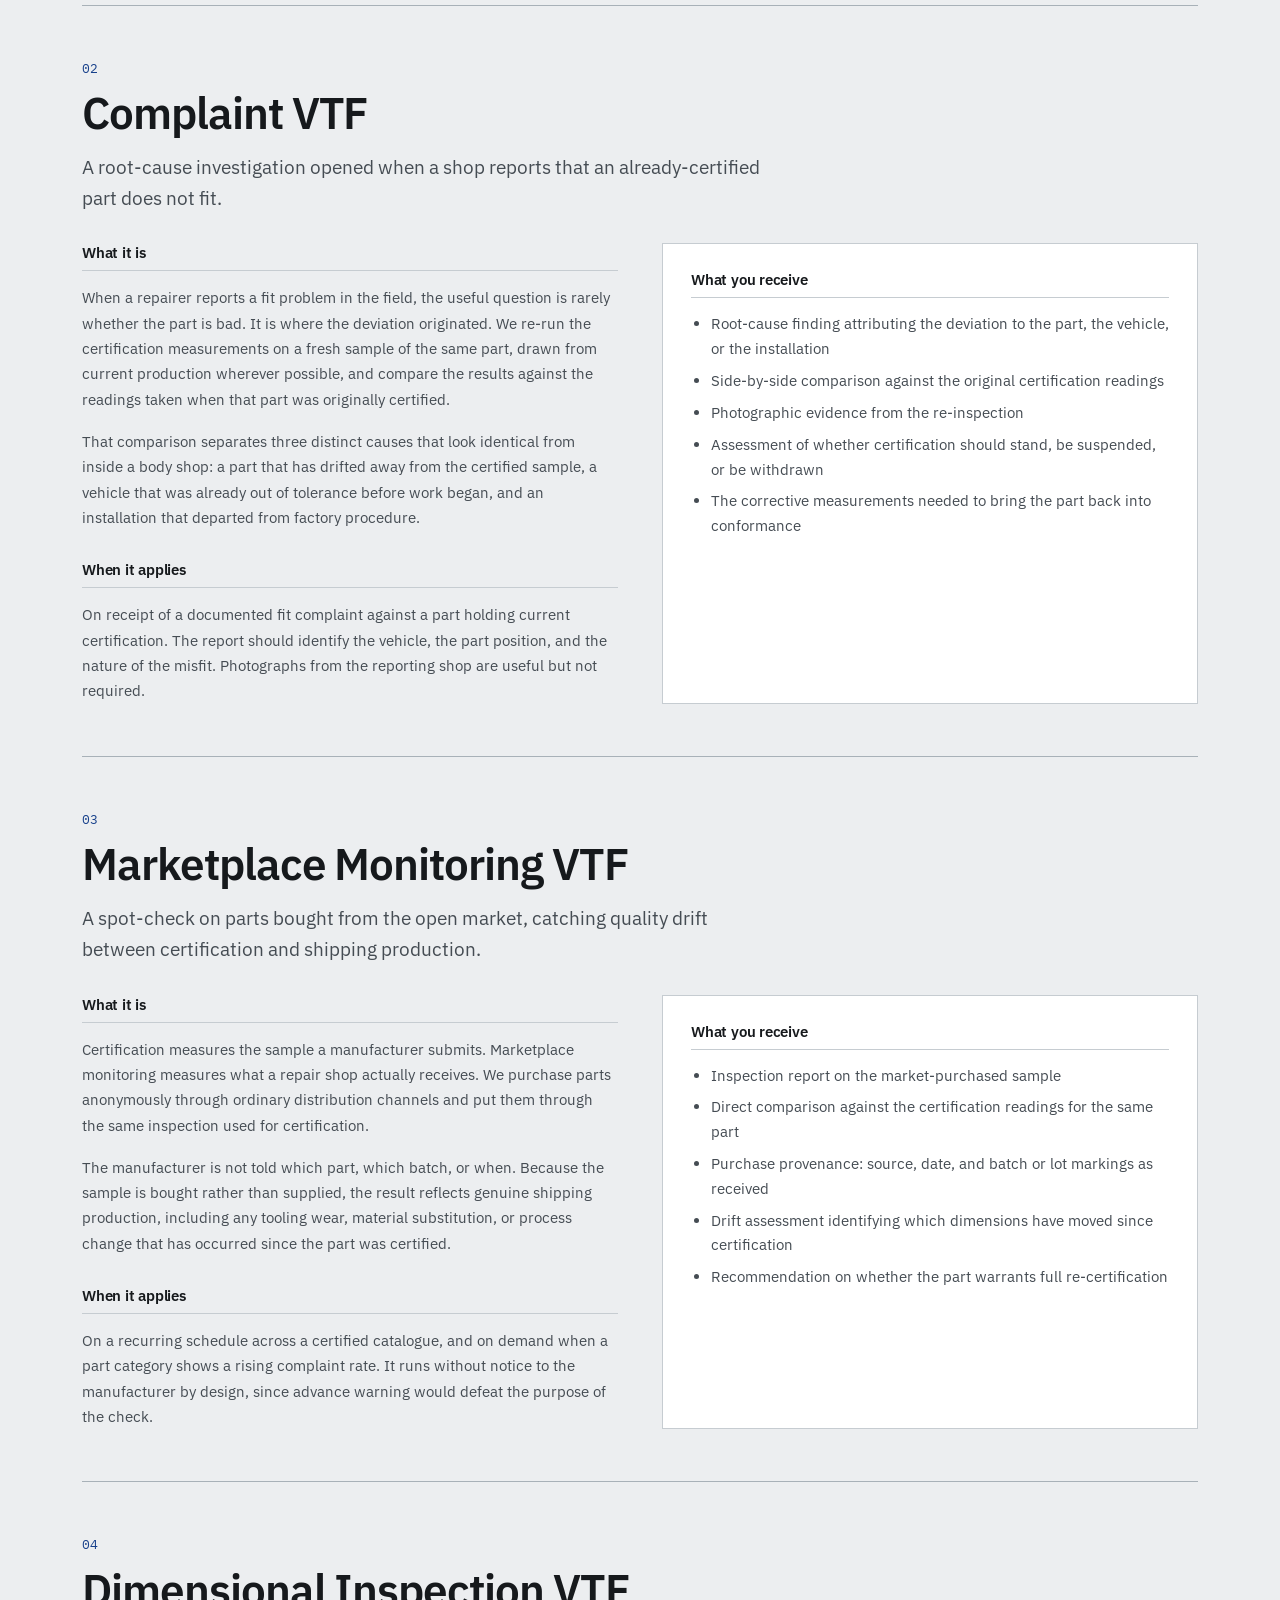
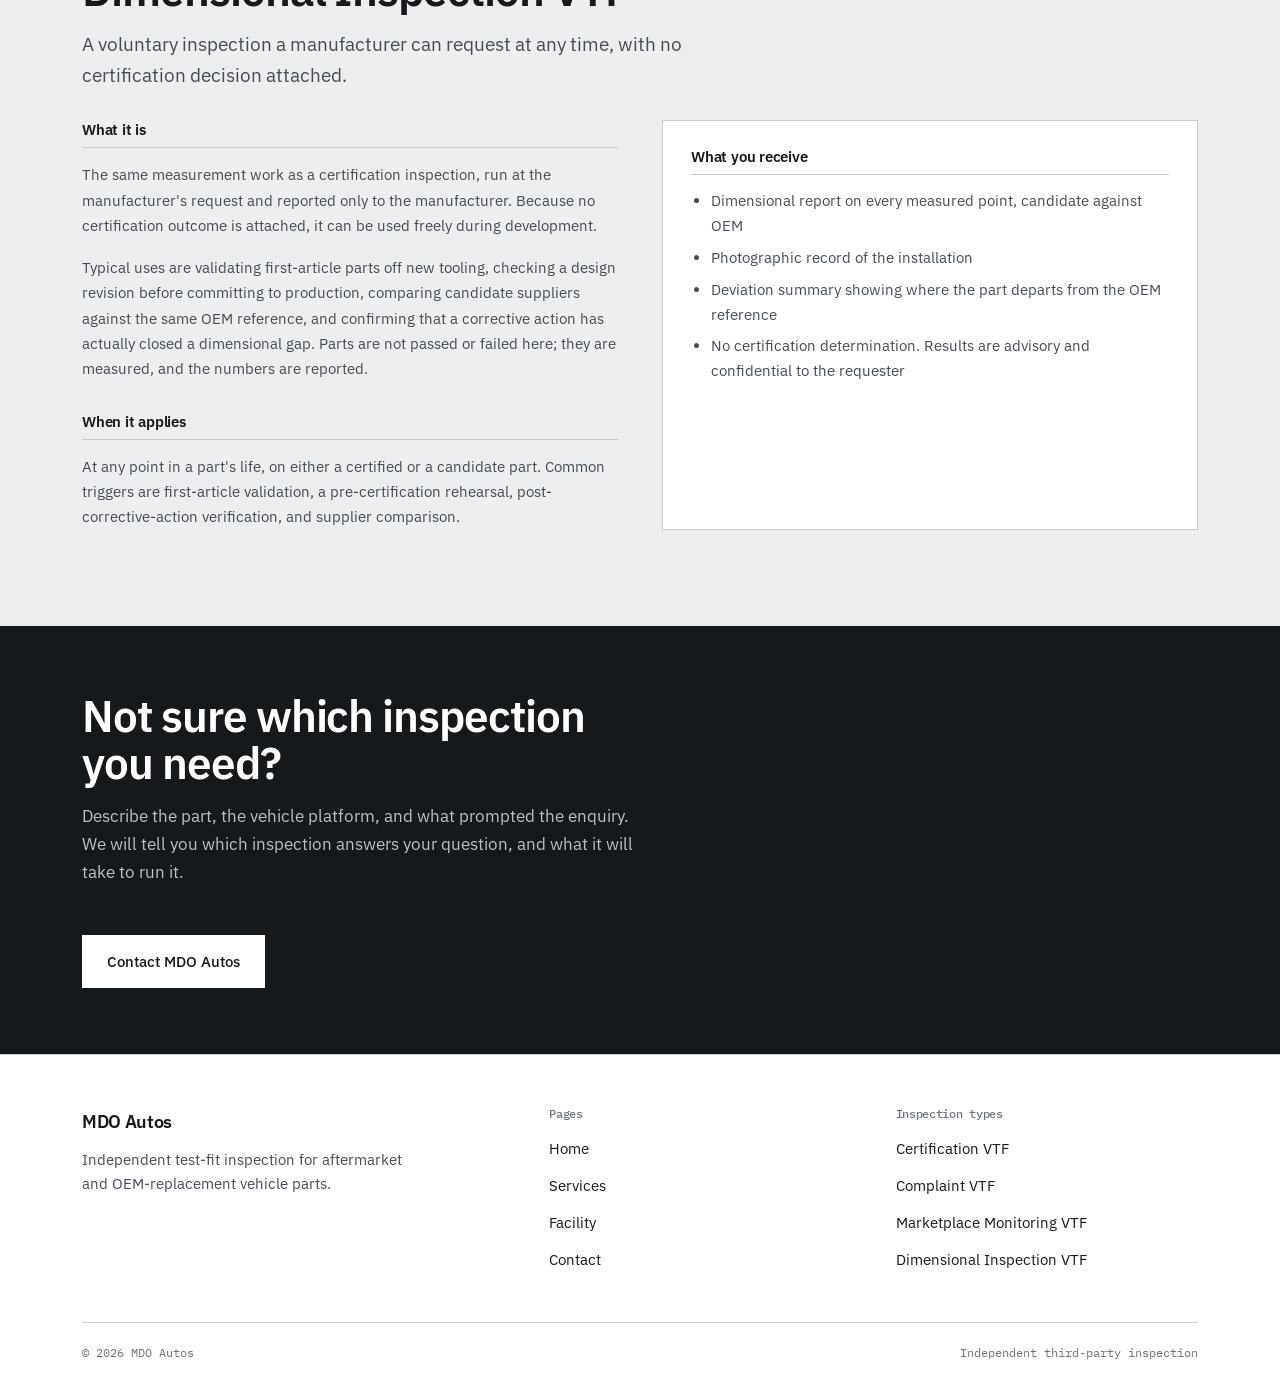
<file: services.html>
<!DOCTYPE html>
<html lang="en">
<head>
<meta charset="utf-8">
<meta name="viewport" content="width=device-width, initial-scale=1">
<title>Inspection Types | MDO Autos</title>
<meta name="description" content="The four vehicle test-fit inspection types offered by MDO Autos: Certification, Complaint, Marketplace Monitoring, and Dimensional Inspection VTF.">
<link rel="icon" href="data:image/svg+xml,%3Csvg xmlns='http://www.w3.org/2000/svg' viewBox='0 0 32 32'%3E%3Crect width='32' height='32' fill='%2316191C'/%3E%3Cpath d='M7 23V9h3l6 9 6-9h3v14h-3v-8l-4.5 7h-3L10 15v8z' fill='%23fff'/%3E%3C/svg%3E">
<link rel="preconnect" href="https://fonts.googleapis.com">
<link rel="preconnect" href="https://fonts.gstatic.com" crossorigin>
<link href="https://fonts.googleapis.com/css2?family=IBM+Plex+Mono:wght@400;500&family=IBM+Plex+Sans:wght@400;500;600&display=swap" rel="stylesheet">
<link rel="stylesheet" href="assets/css/styles.css">
<script src="assets/js/nav.js" defer></script>
</head>
<body>

<a class="skip" href="#main">Skip to content</a>

<header class="masthead">
  <div class="wrap masthead-inner">
    <a class="wordmark" href="index.html">
      <strong>MDO Autos</strong>
      <span>Vehicle test-fit inspection</span>
    </a>
    <button class="nav-toggle" type="button" aria-expanded="false" aria-controls="primary-nav" aria-label="Open navigation menu">
      <span></span><span></span><span></span>
    </button>
    <nav class="nav" id="primary-nav" aria-label="Primary">
      <ul>
        <li><a href="index.html">Home</a></li>
        <li><a href="services.html" class="is-current" aria-current="page">Services</a></li>
        <li><a href="facility.html">Facility</a></li>
        <li><a href="contact.html">Contact</a></li>
      </ul>
    </nav>
  </div>
</header>

<main id="main">

  <section class="section">
    <div class="wrap">
      <div class="section-head">
        <h1>Inspection types</h1>
        <p class="lede">Four inspections, one measurement method. What separates them is the question being asked, who initiates them, and what the result is allowed to affect.</p>
      </div>

      <table class="datatable">
        <caption>Summary of inspection types</caption>
        <thead>
          <tr>
            <th scope="col">Inspection</th>
            <th scope="col">Who initiates</th>
            <th scope="col">Effect on certification</th>
          </tr>
        </thead>
        <tbody>
          <tr>
            <th scope="row"><a href="#certification">Certification VTF</a></th>
            <td>Manufacturer or certifying body</td>
            <td>Determines whether certification is granted</td>
          </tr>
          <tr>
            <th scope="row"><a href="#complaint">Complaint VTF</a></th>
            <td>Repairer or shop reporting a field issue</td>
            <td>May suspend or withdraw existing certification</td>
          </tr>
          <tr>
            <th scope="row"><a href="#marketplace-monitoring">Marketplace Monitoring VTF</a></th>
            <td>MDO Autos, unannounced</td>
            <td>May trigger re-certification</td>
          </tr>
          <tr>
            <th scope="row"><a href="#dimensional-inspection">Dimensional Inspection VTF</a></th>
            <td>Manufacturer, voluntary</td>
            <td>None. Advisory only</td>
          </tr>
        </tbody>
      </table>
    </div>
  </section>

  <section class="section">
    <div class="wrap">

      <article class="service" id="certification">
        <span class="num">01</span>
        <h2>Certification VTF</h2>
        <p class="lede">The inspection a candidate part must pass before it can carry independent fit certification.</p>
        <div class="service-body">
          <div>
            <div class="sub">
              <h3>What it is</h3>
              <p>A controlled, direct comparison between a candidate part and the genuine OEM part it is intended to replace. Both are installed on the same undamaged donor vehicle, in the same position, by the same technician, using factory fastener sequence and torque.</p>
              <p>We record gap and flush along every mating edge, hole and fastener alignment, bracket and reinforcement engagement, surface condition, and the labour time each part required. The candidate is scored against the OEM part as the physical reference standard, not against a drawing tolerance in isolation.</p>
            </div>
            <div class="sub">
              <h3>When it applies</h3>
              <p>Before a part enters a certification programme, and again whenever a certified part is revised: new tooling, changed material, a new production site, or any design revision affecting mating surfaces. A part that has never been measured against its OEM equivalent on an actual vehicle cannot be certified on drawings alone.</p>
            </div>
          </div>
          <div class="panel">
            <h3>What you receive</h3>
            <ul>
              <li>Full dimensional report covering every measured point, candidate against OEM</li>
              <li>Photographic record of both installations at each mating edge</li>
              <li>Gap and flush readings tabulated per measurement point</li>
              <li>Installation time, with any departure from factory procedure noted</li>
              <li>A clear pass or fail determination against the OEM reference</li>
              <li>Where a part fails, an itemised list of the non-conforming dimensions</li>
            </ul>
          </div>
        </div>
      </article>

      <article class="service" id="complaint">
        <span class="num">02</span>
        <h2>Complaint VTF</h2>
        <p class="lede">A root-cause investigation opened when a shop reports that an already-certified part does not fit.</p>
        <div class="service-body">
          <div>
            <div class="sub">
              <h3>What it is</h3>
              <p>When a repairer reports a fit problem in the field, the useful question is rarely whether the part is bad. It is where the deviation originated. We re-run the certification measurements on a fresh sample of the same part, drawn from current production wherever possible, and compare the results against the readings taken when that part was originally certified.</p>
              <p>That comparison separates three distinct causes that look identical from inside a body shop: a part that has drifted away from the certified sample, a vehicle that was already out of tolerance before work began, and an installation that departed from factory procedure.</p>
            </div>
            <div class="sub">
              <h3>When it applies</h3>
              <p>On receipt of a documented fit complaint against a part holding current certification. The report should identify the vehicle, the part position, and the nature of the misfit. Photographs from the reporting shop are useful but not required.</p>
            </div>
          </div>
          <div class="panel">
            <h3>What you receive</h3>
            <ul>
              <li>Root-cause finding attributing the deviation to the part, the vehicle, or the installation</li>
              <li>Side-by-side comparison against the original certification readings</li>
              <li>Photographic evidence from the re-inspection</li>
              <li>Assessment of whether certification should stand, be suspended, or be withdrawn</li>
              <li>The corrective measurements needed to bring the part back into conformance</li>
            </ul>
          </div>
        </div>
      </article>

      <article class="service" id="marketplace-monitoring">
        <span class="num">03</span>
        <h2>Marketplace Monitoring VTF</h2>
        <p class="lede">A spot-check on parts bought from the open market, catching quality drift between certification and shipping production.</p>
        <div class="service-body">
          <div>
            <div class="sub">
              <h3>What it is</h3>
              <p>Certification measures the sample a manufacturer submits. Marketplace monitoring measures what a repair shop actually receives. We purchase parts anonymously through ordinary distribution channels and put them through the same inspection used for certification.</p>
              <p>The manufacturer is not told which part, which batch, or when. Because the sample is bought rather than supplied, the result reflects genuine shipping production, including any tooling wear, material substitution, or process change that has occurred since the part was certified.</p>
            </div>
            <div class="sub">
              <h3>When it applies</h3>
              <p>On a recurring schedule across a certified catalogue, and on demand when a part category shows a rising complaint rate. It runs without notice to the manufacturer by design, since advance warning would defeat the purpose of the check.</p>
            </div>
          </div>
          <div class="panel">
            <h3>What you receive</h3>
            <ul>
              <li>Inspection report on the market-purchased sample</li>
              <li>Direct comparison against the certification readings for the same part</li>
              <li>Purchase provenance: source, date, and batch or lot markings as received</li>
              <li>Drift assessment identifying which dimensions have moved since certification</li>
              <li>Recommendation on whether the part warrants full re-certification</li>
            </ul>
          </div>
        </div>
      </article>

      <article class="service" id="dimensional-inspection">
        <span class="num">04</span>
        <h2>Dimensional Inspection VTF</h2>
        <p class="lede">A voluntary inspection a manufacturer can request at any time, with no certification decision attached.</p>
        <div class="service-body">
          <div>
            <div class="sub">
              <h3>What it is</h3>
              <p>The same measurement work as a certification inspection, run at the manufacturer's request and reported only to the manufacturer. Because no certification outcome is attached, it can be used freely during development.</p>
              <p>Typical uses are validating first-article parts off new tooling, checking a design revision before committing to production, comparing candidate suppliers against the same OEM reference, and confirming that a corrective action has actually closed a dimensional gap. Parts are not passed or failed here; they are measured, and the numbers are reported.</p>
            </div>
            <div class="sub">
              <h3>When it applies</h3>
              <p>At any point in a part's life, on either a certified or a candidate part. Common triggers are first-article validation, a pre-certification rehearsal, post-corrective-action verification, and supplier comparison.</p>
            </div>
          </div>
          <div class="panel">
            <h3>What you receive</h3>
            <ul>
              <li>Dimensional report on every measured point, candidate against OEM</li>
              <li>Photographic record of the installation</li>
              <li>Deviation summary showing where the part departs from the OEM reference</li>
              <li>No certification determination. Results are advisory and confidential to the requester</li>
            </ul>
          </div>
        </div>
      </article>

    </div>
  </section>

  <section class="cta">
    <div class="wrap">
      <h2>Not sure which inspection you need?</h2>
      <p>Describe the part, the vehicle platform, and what prompted the enquiry. We will tell you which inspection answers your question, and what it will take to run it.</p>
      <a class="btn" href="contact.html">Contact MDO Autos</a>
    </div>
  </section>

</main>

<footer class="site-footer">
  <div class="wrap">
    <div class="footer-grid">
      <div>
        <strong>MDO Autos</strong>
        <p class="footer-blurb">Independent test-fit inspection for aftermarket and OEM-replacement vehicle parts.</p>
      </div>
      <div>
        <h4>Pages</h4>
        <ul>
          <li><a href="index.html">Home</a></li>
          <li><a href="services.html">Services</a></li>
          <li><a href="facility.html">Facility</a></li>
          <li><a href="contact.html">Contact</a></li>
        </ul>
      </div>
      <div>
        <h4>Inspection types</h4>
        <ul>
          <li><a href="services.html#certification">Certification VTF</a></li>
          <li><a href="services.html#complaint">Complaint VTF</a></li>
          <li><a href="services.html#marketplace-monitoring">Marketplace Monitoring VTF</a></li>
          <li><a href="services.html#dimensional-inspection">Dimensional Inspection VTF</a></li>
        </ul>
      </div>
    </div>
    <div class="footer-base">
      <span>&copy; 2026 MDO Autos</span>
      <span>Independent third-party inspection</span>
    </div>
  </div>
</footer>

</body>
</html>
</file>
<file: assets/css/styles.css>
/* ==========================================================================
   MDO Autos - Vehicle Test-Fit Inspection
   Design system: drafting-paper ground, graphite ink, Dykem layout-blue accent.
   Redline is reserved exclusively for measurement annotation - never for UI.
   Square edges, hairline rules, no drop shadows.
   ========================================================================== */

:root {
  --paper:            #ECEEF0;
  --surface:          #FFFFFF;
  --ink:              #16191C;
  --steel:            #454C53;
  --steel-light:      #6B747C;
  --hairline:         #C6CCD1;
  --hairline-strong:  #A8B1B8;
  --blue:             #17408B;
  --blue-deep:        #0F2E68;
  --blue-wash:        #E7EBF4;
  --redline:          #B32418;

  --sans: "IBM Plex Sans", -apple-system, BlinkMacSystemFont, "Segoe UI", Roboto, Helvetica, Arial, sans-serif;
  --mono: "IBM Plex Mono", ui-monospace, SFMono-Regular, Menlo, Consolas, monospace;

  --wrap: 1180px;
  --gutter: 32px;
  --label-col: 200px;
}

*, *::before, *::after { box-sizing: border-box; }

html { -webkit-text-size-adjust: 100%; scroll-behavior: smooth; }

@media (prefers-reduced-motion: reduce) {
  html { scroll-behavior: auto; }
  *, *::before, *::after { animation-duration: .01ms !important; transition-duration: .01ms !important; }
}

body {
  margin: 0;
  background: var(--paper);
  color: var(--ink);
  font-family: var(--sans);
  font-size: 17px;
  line-height: 1.65;
  -webkit-font-smoothing: antialiased;
}

/* Anchor targets clear the sticky header */
[id] { scroll-margin-top: 96px; }

h1, h2, h3, h4 { margin: 0; font-weight: 600; line-height: 1.08; letter-spacing: -0.026em; }
h1 { font-size: clamp(2.5rem, 5.6vw, 4.15rem); }
h2 { font-size: clamp(1.85rem, 3.4vw, 2.75rem); letter-spacing: -0.024em; }
h3 { font-size: 1.24rem; letter-spacing: -0.014em; line-height: 1.25; }
p  { margin: 0 0 1.1em; }
p:last-child { margin-bottom: 0; }

a { color: var(--blue); text-decoration-thickness: 1px; text-underline-offset: 3px; }
a:hover { color: var(--blue-deep); }

:focus-visible { outline: 2px solid var(--blue); outline-offset: 3px; }

/* --------------------------------------------------------- layout helpers */

.wrap { max-width: var(--wrap); margin: 0 auto; padding: 0 var(--gutter); }

.skip {
  position: absolute; left: -9999px; top: 0; z-index: 200;
  background: var(--blue); color: #fff; padding: 12px 18px; font-size: .95rem;
}
.skip:focus { left: 0; }

.lede { font-size: 1.16rem; color: var(--steel); max-width: 62ch; }

/* Mono data label - deliberately NOT uppercase */
.label { font-family: var(--mono); font-size: .78rem; color: var(--steel-light); letter-spacing: .01em; }

.num { font-family: var(--mono); font-variant-numeric: tabular-nums; color: var(--blue); font-size: .82rem; }

/* Measurement tick rule - drafting-scale motif */
.tickrule {
  height: 13px;
  border-top: 1px solid var(--hairline-strong);
  background-image: repeating-linear-gradient(to right, var(--hairline-strong) 0 1px, transparent 1px 22px);
  background-size: 100% 5px;
  background-repeat: no-repeat;
}

/* ---------------------------------------------------------------- header  */

.masthead {
  position: sticky; top: 0; z-index: 100;
  background: var(--surface);
  border-bottom: 1px solid var(--hairline);
}
.masthead-inner {
  display: flex; align-items: center; justify-content: space-between;
  gap: 24px; min-height: 74px; position: relative;
}

.wordmark { display: flex; flex-direction: column; text-decoration: none; color: var(--ink); }
.wordmark:hover { color: var(--ink); }
.wordmark strong { font-size: 1.24rem; font-weight: 600; letter-spacing: -0.02em; line-height: 1.1; }
.wordmark span {
  font-family: var(--mono); font-size: .68rem; color: var(--steel-light);
  letter-spacing: .02em; margin-top: 2px;
}

.nav ul { display: flex; gap: 30px; list-style: none; margin: 0; padding: 0; }
.nav a {
  display: block; padding: 26px 0 25px;
  color: var(--ink); text-decoration: none; font-size: .97rem;
  border-bottom: 2px solid transparent;
}
.nav a:hover { color: var(--blue); border-bottom-color: var(--hairline-strong); }
.nav a.is-current { color: var(--blue); border-bottom-color: var(--blue); font-weight: 500; }

.nav-toggle {
  display: none;
  background: none; border: 1px solid var(--hairline-strong);
  padding: 9px 11px; cursor: pointer; color: var(--ink);
}
.nav-toggle span { display: block; width: 19px; height: 1.5px; background: currentColor; }
.nav-toggle span + span { margin-top: 4.5px; }

/* --------------------------------------------------------------- sections */

.section { padding: 96px 0; border-top: 1px solid var(--hairline); }
.section:first-of-type { border-top: 0; }

/* Alternating grounds give the page rhythm without adding ornament */
.section--surface { background: var(--surface); border-top: 0; }
.section--surface + .section { border-top: 0; }

.section-head { margin-bottom: 52px; max-width: 60ch; }
.section-head .num { display: block; margin-bottom: 14px; padding-top: 14px; border-top: 2px solid var(--blue); width: 44px; }
.section-head p { margin-top: 18px; color: var(--steel); font-size: 1.08rem; }

/* Asymmetric spec-sheet grid: mono label column + content column */
.split { display: grid; grid-template-columns: var(--label-col) 1fr; gap: 40px; }
.split + .split { margin-top: 44px; padding-top: 44px; border-top: 1px solid var(--hairline); }

/* ------------------------------------------------------------------- hero */

.hero { background: var(--surface); }
.hero-inner { padding: 96px 0 92px; display: grid; grid-template-columns: 1.06fr .94fr; gap: 68px; align-items: center; }
.hero h1 { max-width: 15ch; }
.hero h1 em { font-style: normal; color: var(--blue); }
.hero .lede { margin-top: 26px; font-size: 1.22rem; }
.hero-actions { display: flex; flex-wrap: wrap; gap: 14px; margin-top: 40px; }

.hero-figure { border: 1px solid var(--hairline-strong); padding: 26px 26px 22px; background: var(--surface); }
.hero-figure svg { display: block; width: 100%; height: auto; }
.hero-figure figcaption {
  font-family: var(--mono); font-size: .73rem; color: var(--steel-light);
  margin-top: 18px; padding-top: 14px; border-top: 1px solid var(--hairline); line-height: 1.55;
}

/* Full-bleed dark band directly under the hero - the main energy lift */
.band-dark { background: var(--ink); color: #fff; }
.band-dark .hero-meta { display: grid; grid-template-columns: repeat(4, 1fr); border-top: 0; margin: 0; }
.band-dark .hero-meta div { padding: 34px 30px 36px; border-right: 1px solid #2C3238; border-bottom: 0; }
.band-dark .hero-meta div:first-child { padding-left: 0; }
.band-dark .hero-meta div:last-child { border-right: 0; padding-right: 0; }
.band-dark .hero-meta dt { font-family: var(--mono); font-size: .73rem; color: #7F8992; margin-bottom: 9px; }
.band-dark .hero-meta dd { margin: 0; font-size: 1rem; color: #fff; line-height: 1.45; }

/* ------------------------------------------------------------ photographs */
/* Drop-in slot for real inspection photography. See README for how to add. */

.photo { margin: 0; border: 1px solid var(--hairline-strong); background: var(--surface); }
.photo img { display: block; width: 100%; height: auto; }
.photo figcaption {
  font-family: var(--mono); font-size: .73rem; color: var(--steel-light);
  padding: 14px 18px 16px; border-top: 1px solid var(--hairline); line-height: 1.55;
}
.photo-grid { display: grid; grid-template-columns: repeat(2, 1fr); gap: 26px; }
@media (max-width: 700px) { .photo-grid { grid-template-columns: 1fr; } }

/* ---------------------------------------------------------------- buttons */

.btn {
  display: inline-block; padding: 13px 24px;
  font-size: .96rem; font-weight: 500; text-decoration: none;
  border: 1px solid var(--blue); background: var(--blue); color: #fff;
  transition: background-color .15s ease, border-color .15s ease;
}
.btn:hover { background: var(--blue-deep); border-color: var(--blue-deep); color: #fff; }
.btn-secondary { background: transparent; color: var(--blue); }
.btn-secondary:hover { background: var(--blue-wash); color: var(--blue-deep); }

/* ------------------------------------------------- ruled rows (VTF types) */

.rows { border-top: 1px solid var(--hairline); }
.row-item {
  display: grid; grid-template-columns: 64px 1fr 210px; gap: 28px; align-items: baseline;
  padding: 32px 16px 32px 0;
  border-bottom: 1px solid var(--hairline);
  text-decoration: none; color: var(--ink);
  transition: background-color .14s ease, padding-left .14s ease;
}
.row-item:hover { background: var(--blue-wash); color: var(--ink); padding-left: 16px; }
.row-item h3 { margin-bottom: 8px; font-size: 1.42rem; }
.row-item:hover h3 { color: var(--blue); }
.row-item p { color: var(--steel); font-size: .96rem; margin: 0; }
.row-when { font-family: var(--mono); font-size: .78rem; color: var(--steel-light); line-height: 1.55; }

/* ---------------------------------------------------------- process steps */

.steps { display: grid; grid-template-columns: repeat(4, 1fr); border-top: 1px solid var(--hairline-strong); }
.step { padding: 26px 26px 30px; border-right: 1px solid var(--hairline); }
.step:first-child { padding-left: 0; }
.step:last-child { border-right: 0; }
.step .num { display: block; margin-bottom: 14px; }
.step h3 { font-size: 1.05rem; margin-bottom: 8px; }
.step p { font-size: .93rem; color: var(--steel); margin: 0; }

/* ----------------------------------------------------------------- tables */

.datatable { width: 100%; border-collapse: collapse; font-size: .95rem; }
.datatable caption {
  text-align: left; font-family: var(--mono); font-size: .76rem;
  color: var(--steel-light); padding-bottom: 10px;
}
.datatable th, .datatable td {
  text-align: left; padding: 13px 18px 13px 0;
  border-bottom: 1px solid var(--hairline); vertical-align: top;
}
.datatable thead th {
  font-family: var(--mono); font-size: .76rem; font-weight: 500;
  color: var(--steel-light); border-bottom: 1px solid var(--hairline-strong);
}
.datatable tbody th { font-weight: 500; width: 34%; }
.datatable td { color: var(--steel); }

/* ----------------------------------------------------------- service block */

.service { padding-top: 52px; margin-top: 52px; border-top: 1px solid var(--hairline-strong); }
.service:first-of-type { margin-top: 0; padding-top: 0; border-top: 0; }
.service > .num { display: block; margin-bottom: 10px; }
.service h2 { margin-bottom: 16px; }
.service-body { display: grid; grid-template-columns: 1fr 1fr; gap: 44px; margin-top: 30px; }
.service-body h3 {
  font-size: .95rem; padding-bottom: 8px; margin-bottom: 14px;
  border-bottom: 1px solid var(--hairline);
}
.service-body p, .service-body li { font-size: .96rem; color: var(--steel); }
.service-body ul { margin: 0; padding-left: 20px; }
.service-body li { margin-bottom: 7px; }
.sub + .sub { margin-top: 30px; }

/* Deliverable panel sits on the paper ground - framed, not floated */
.panel { background: var(--surface); border: 1px solid var(--hairline); padding: 26px 28px; }
.panel h3 { font-size: .95rem; margin-bottom: 14px; padding-bottom: 8px; border-bottom: 1px solid var(--hairline); }
.panel ul { margin: 0; padding-left: 20px; }
.panel li { font-size: .94rem; color: var(--steel); margin-bottom: 7px; }
.panel li:last-child { margin-bottom: 0; }

/* --------------------------------------------------------------- callout  */

.note {
  border-left: 3px solid var(--redline);
  background: var(--surface);
  padding: 16px 20px; margin: 26px 0;
  font-size: .92rem; color: var(--steel);
}
.note strong { color: var(--redline); font-family: var(--mono); font-size: .82rem; }
.note code { font-family: var(--mono); font-size: .86em; background: var(--paper); padding: 1px 5px; }

/* ------------------------------------------------------------------- CTA  */

.cta { background: var(--ink); color: #fff; padding: 66px 0; }
.cta h2 { color: #fff; max-width: 20ch; }
.cta p { color: #B9C0C7; margin-top: 16px; max-width: 56ch; }
.cta .btn { margin-top: 30px; background: #fff; border-color: #fff; color: var(--ink); }
.cta .btn:hover { background: var(--blue-wash); border-color: var(--blue-wash); color: var(--ink); }

/* ------------------------------------------------------------------ forms */

.form-grid { display: grid; grid-template-columns: 1fr 1fr; gap: 22px; }
.field { display: flex; flex-direction: column; }
.field-full { grid-column: 1 / -1; }
.field label { font-size: .88rem; font-weight: 500; margin-bottom: 7px; }
.req { color: var(--redline); font-family: var(--mono); }
.hint { font-family: var(--mono); font-size: .73rem; color: var(--steel-light); margin-top: 6px; line-height: 1.5; }

.field input, .field select, .field textarea {
  font-family: var(--sans); font-size: .96rem; color: var(--ink);
  background: var(--surface);
  border: 1px solid var(--hairline-strong);
  padding: 11px 13px; width: 100%;
}
.field textarea { resize: vertical; min-height: 140px; }
.field input:focus, .field select:focus, .field textarea:focus {
  outline: 2px solid var(--blue); outline-offset: 0; border-color: var(--blue);
}
.form-actions { margin-top: 26px; }

/* Honeypot - hidden from humans, catches naive bots */
.hp { position: absolute; left: -9999px; width: 1px; height: 1px; overflow: hidden; }

/* ---------------------------------------------------------------- contact */

.contact-layout { display: grid; grid-template-columns: 340px 1fr; gap: 60px; align-items: start; }
.contact-list { margin: 0; }
.contact-list dt {
  font-family: var(--mono); font-size: .76rem; color: var(--steel-light);
  padding-top: 16px; border-top: 1px solid var(--hairline); margin-bottom: 5px;
}
.contact-list dt:first-child { padding-top: 0; border-top: 0; }
.contact-list dd { margin: 0 0 18px; font-size: 1rem; }

/* Unfilled placeholder - visually flagged so it cannot ship by accident */
.tbd {
  font-family: var(--mono); font-size: .9rem;
  color: var(--redline); background: #FBEDEC;
  border: 1px dashed var(--redline); padding: 2px 7px; display: inline-block;
}

/* ----------------------------------------------------------------- footer */

.site-footer { background: var(--surface); border-top: 1px solid var(--hairline); padding: 52px 0 34px; }
.footer-grid { display: grid; grid-template-columns: 1.4fr 1fr 1fr; gap: 44px; }
.footer-grid h4 { font-family: var(--mono); font-size: .76rem; font-weight: 500; color: var(--steel-light); margin-bottom: 14px; }
.footer-grid > div:first-child strong { font-size: 1.1rem; font-weight: 600; letter-spacing: -0.02em; }
.footer-grid ul { list-style: none; margin: 0; padding: 0; }
.footer-grid li { margin-bottom: 9px; }
.footer-grid a { color: var(--ink); text-decoration: none; font-size: .94rem; }
.footer-grid a:hover { color: var(--blue); text-decoration: underline; }
.footer-blurb { font-size: .92rem; color: var(--steel); max-width: 38ch; margin-top: 12px; }
.footer-base {
  margin-top: 40px; padding-top: 20px; border-top: 1px solid var(--hairline);
  display: flex; justify-content: space-between; gap: 20px; flex-wrap: wrap;
  font-family: var(--mono); font-size: .74rem; color: var(--steel-light);
}

/* ------------------------------------------------------------ breakpoints */

@media (max-width: 1000px) {
  .hero-inner { grid-template-columns: 1fr; gap: 44px; padding-top: 58px; }
  .hero-figure { max-width: 520px; }
  .service-body { grid-template-columns: 1fr; gap: 28px; }
  .contact-layout { grid-template-columns: 1fr; gap: 44px; }
  .steps { grid-template-columns: repeat(2, 1fr); }
  .step:nth-child(2) { border-right: 0; }
  .step:nth-child(3) { padding-left: 0; border-top: 1px solid var(--hairline); }
  .step:nth-child(4) { border-top: 1px solid var(--hairline); }
}

@media (max-width: 860px) {
  :root { --gutter: 22px; --label-col: 150px; }

  .nav-toggle { display: block; }
  .nav {
    display: none;
    position: absolute; left: 0; right: 0; top: 100%;
    background: var(--surface); border-bottom: 1px solid var(--hairline);
    padding: 6px var(--gutter) 18px;
    margin: 0 calc(var(--gutter) * -1);
  }
  .nav.is-open { display: block; }
  .nav ul { flex-direction: column; gap: 0; }
  .nav a { padding: 14px 0; border-bottom: 1px solid var(--hairline); }
  .nav a.is-current { border-bottom-color: var(--blue); }

  .split { grid-template-columns: 1fr; gap: 14px; }
  .row-item { grid-template-columns: 44px 1fr; gap: 16px; }
  .row-when { grid-column: 2; }
  .footer-grid { grid-template-columns: 1fr 1fr; }
  .footer-grid > div:first-child { grid-column: 1 / -1; }
  .band-dark .hero-meta { grid-template-columns: 1fr 1fr; }
  .band-dark .hero-meta div { padding: 24px 22px 26px; border-bottom: 1px solid #2C3238; }
  .band-dark .hero-meta div:nth-child(2) { border-right: 0; padding-right: 0; }
  .band-dark .hero-meta div:nth-child(3) { padding-left: 0; }
  .band-dark .hero-meta div:nth-child(3),
  .band-dark .hero-meta div:nth-child(4) { border-bottom: 0; }
}

@media (max-width: 560px) {
  body { font-size: 16px; }
  .section { padding: 62px 0; }
  .hero-inner { padding: 54px 0 52px; }
  .band-dark .hero-meta { grid-template-columns: 1fr; }
  .band-dark .hero-meta div { padding: 20px 0 22px; border-right: 0; border-bottom: 1px solid #2C3238; }
  .band-dark .hero-meta div:last-child { border-bottom: 0; }
  .form-grid { grid-template-columns: 1fr; }
  .steps { grid-template-columns: 1fr; }
  .step { padding: 22px 0 24px; border-right: 0; border-top: 1px solid var(--hairline); }
  .step:first-child { border-top: 0; }
  .step:nth-child(3) { border-top: 1px solid var(--hairline); }
  .footer-grid { grid-template-columns: 1fr; gap: 30px; }
  .datatable tbody th { width: auto; display: block; padding-bottom: 4px; border-bottom: 0; }
  .datatable td { display: block; padding-top: 0; }
}

@media print {
  .masthead, .nav-toggle, .cta, .site-footer { display: none; }
  body { background: #fff; font-size: 11pt; }
}
</file>
